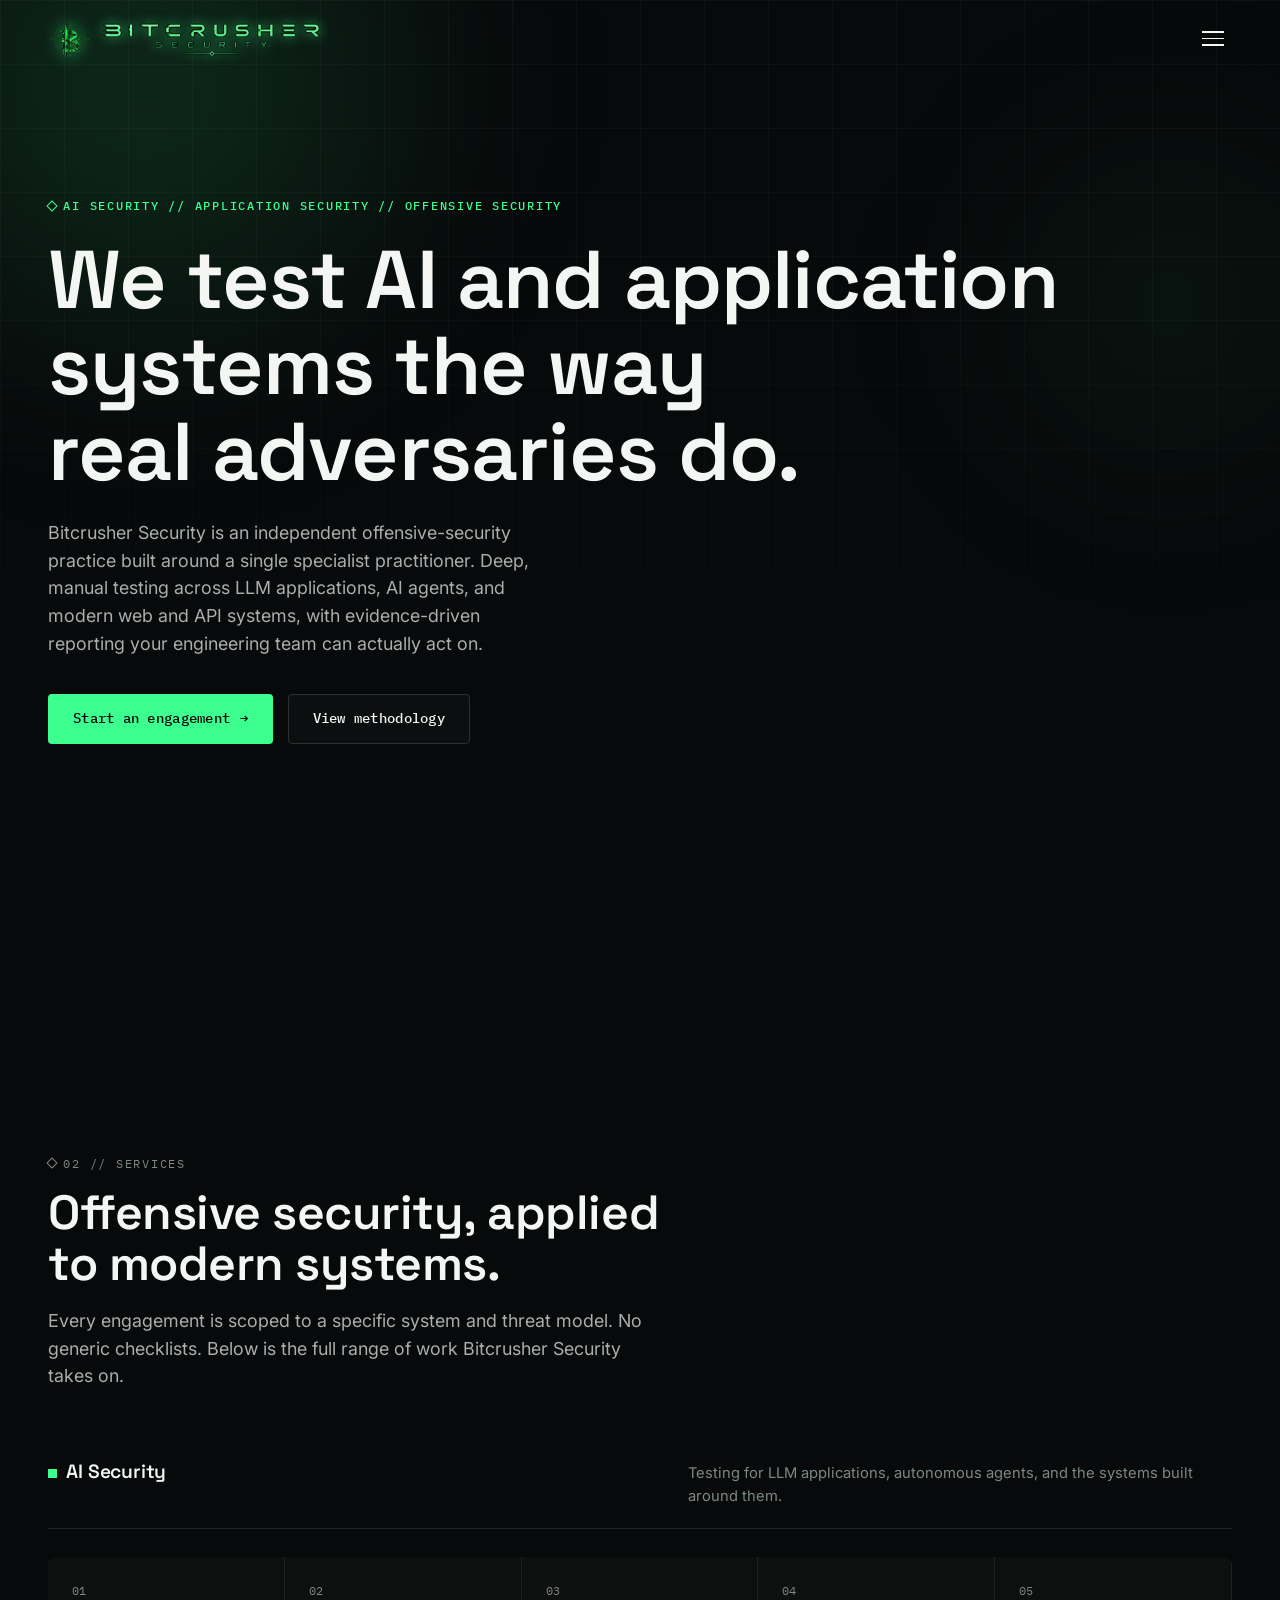
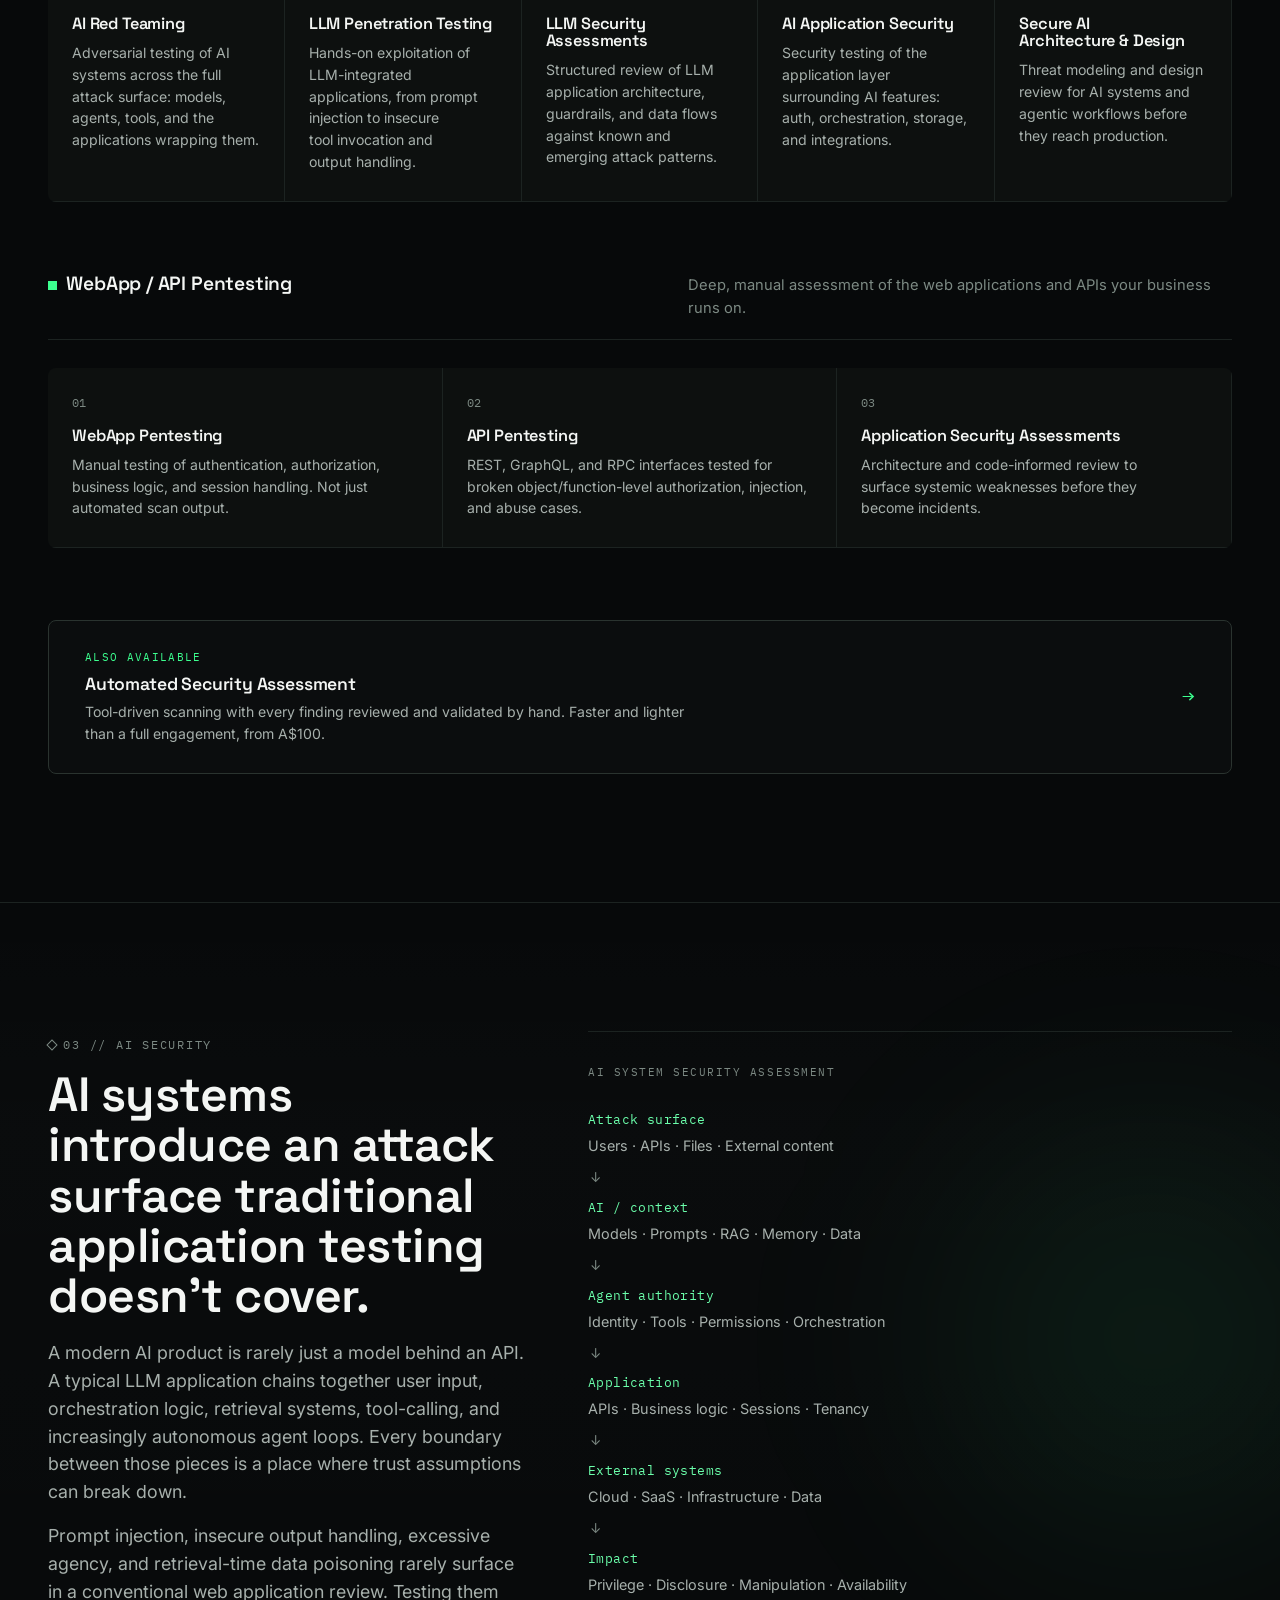
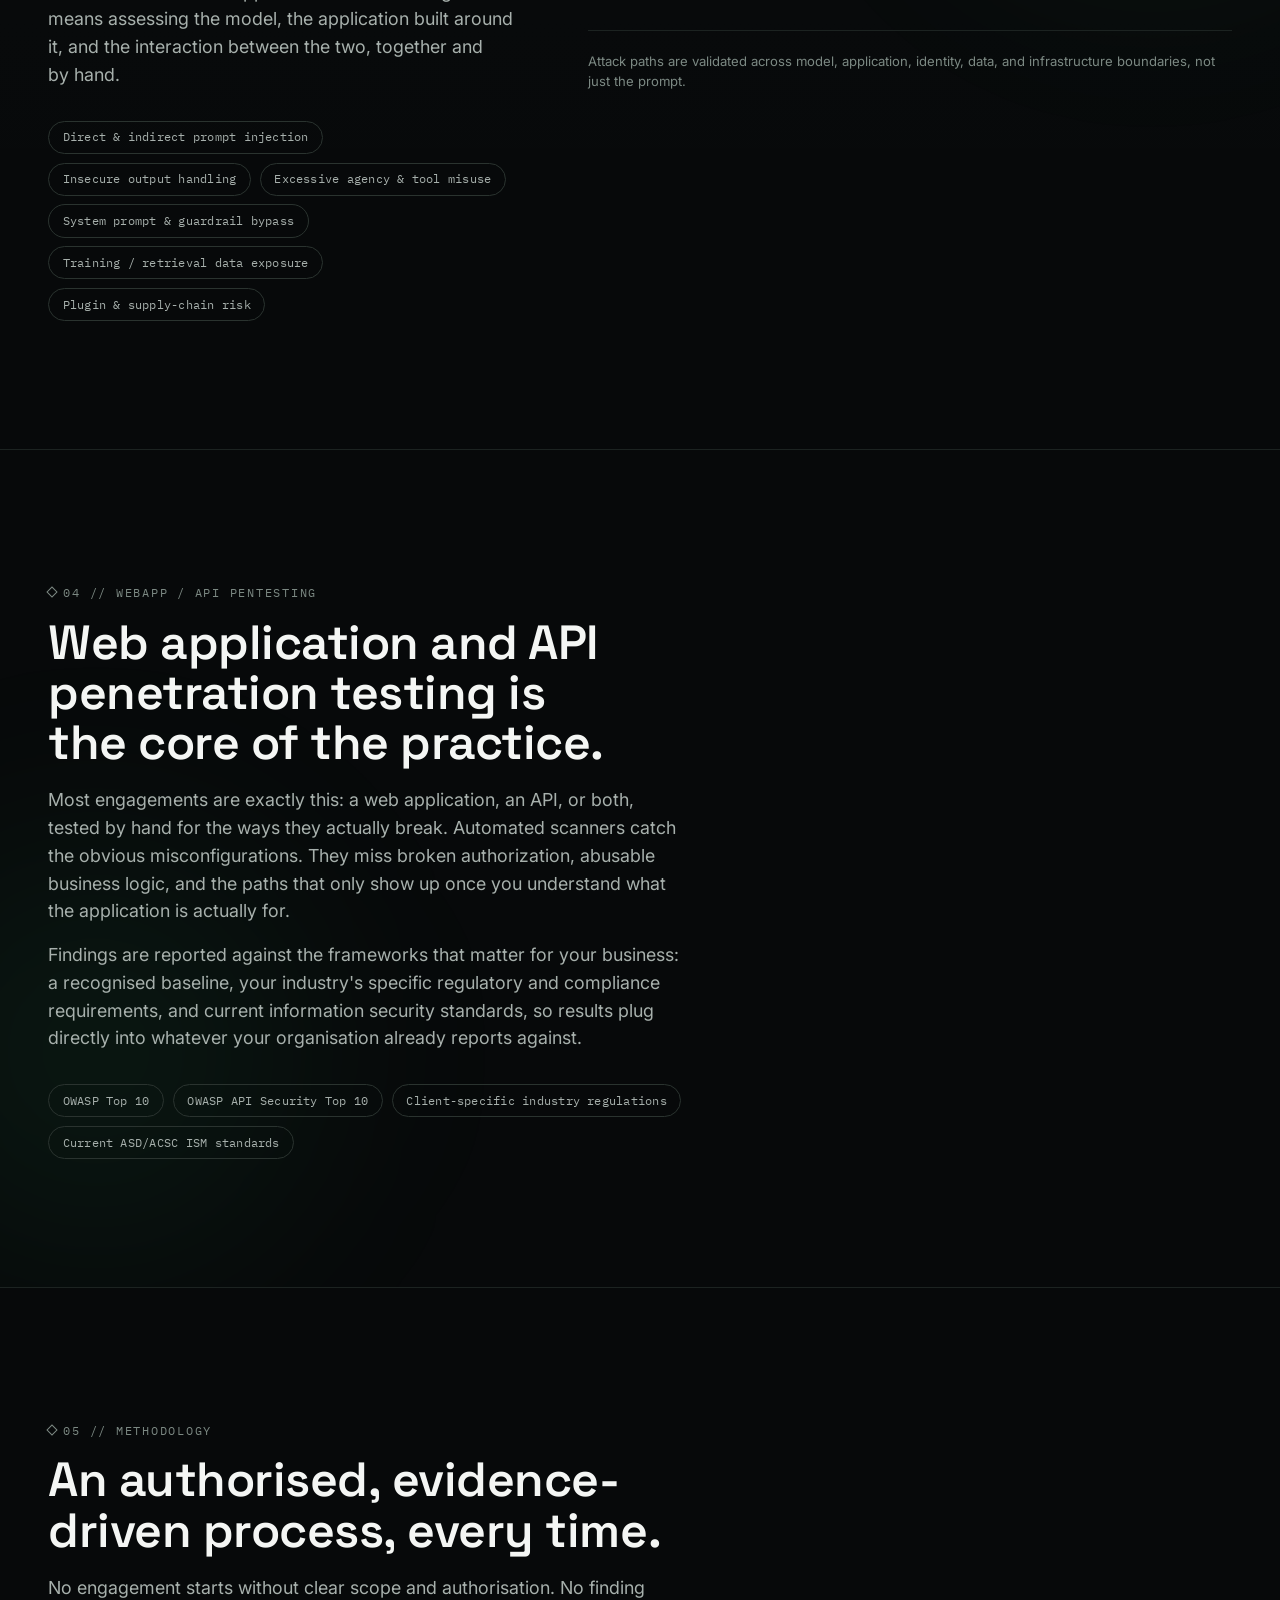
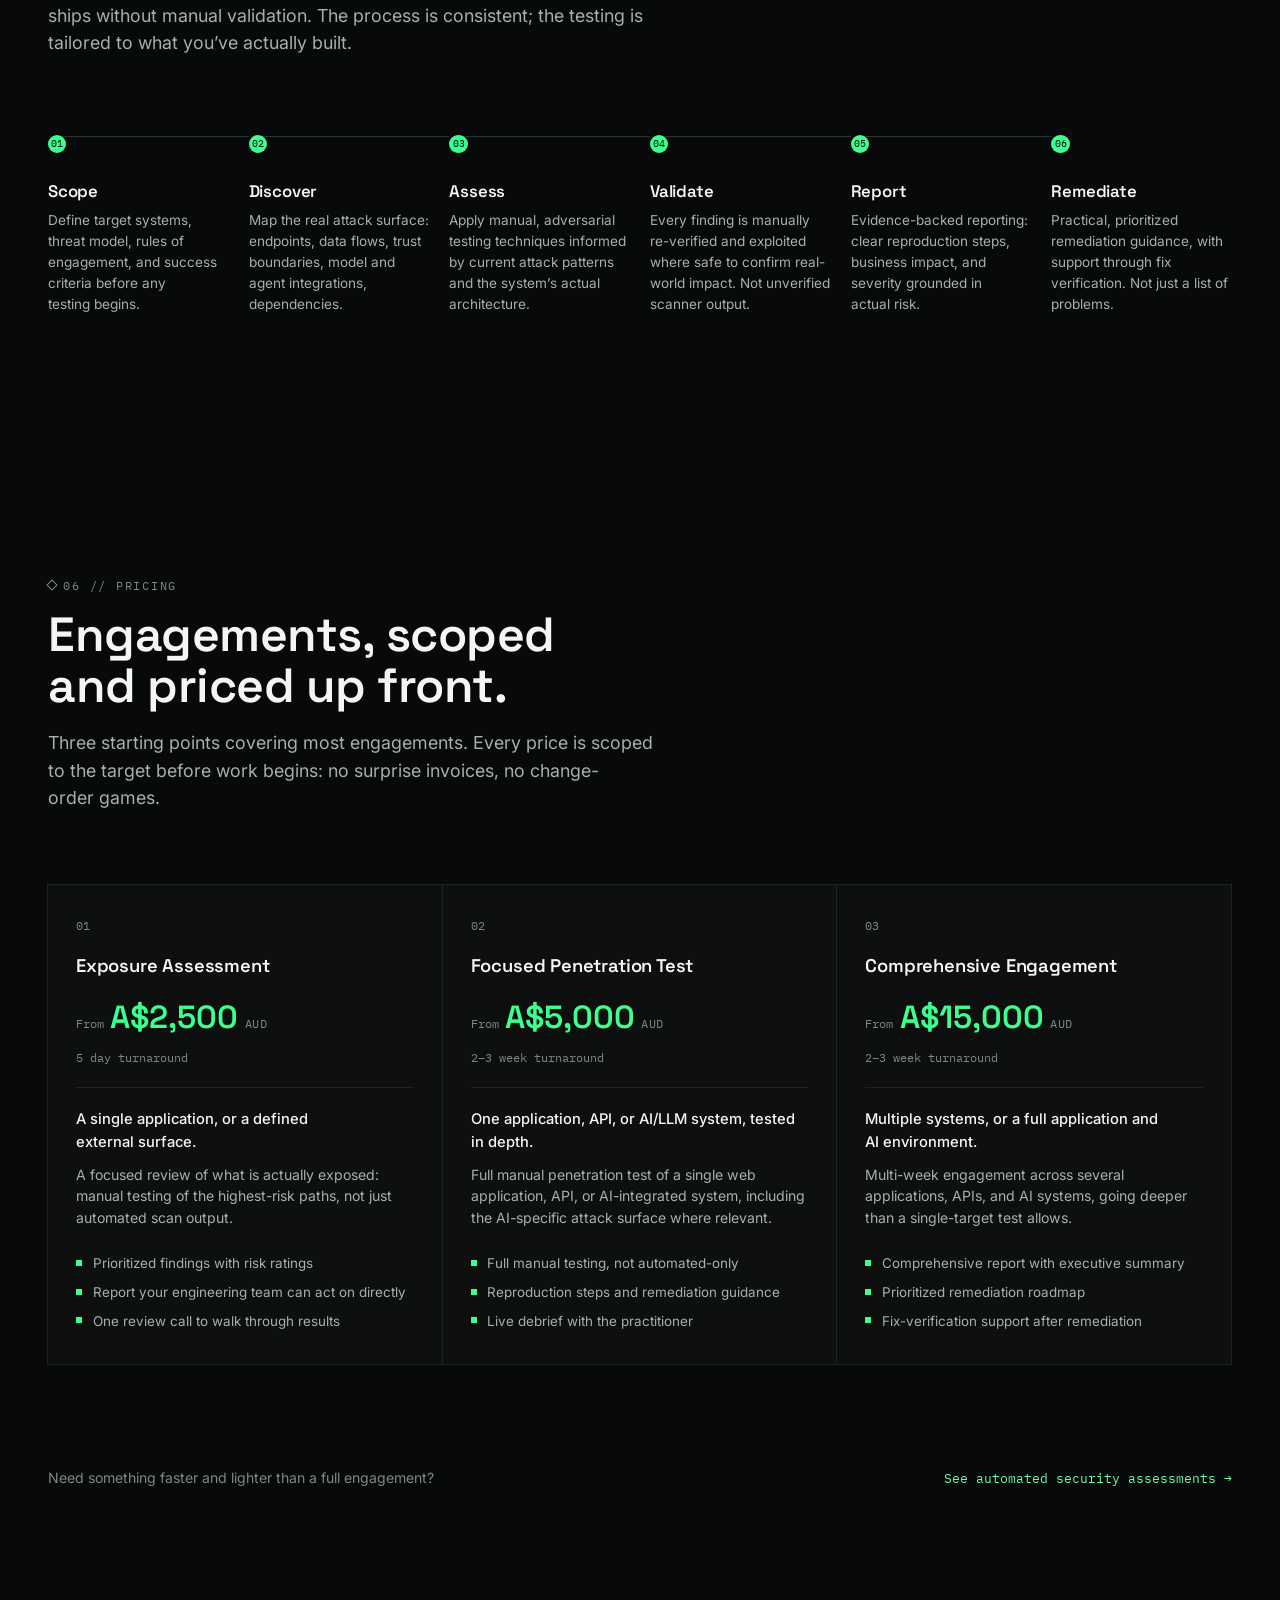
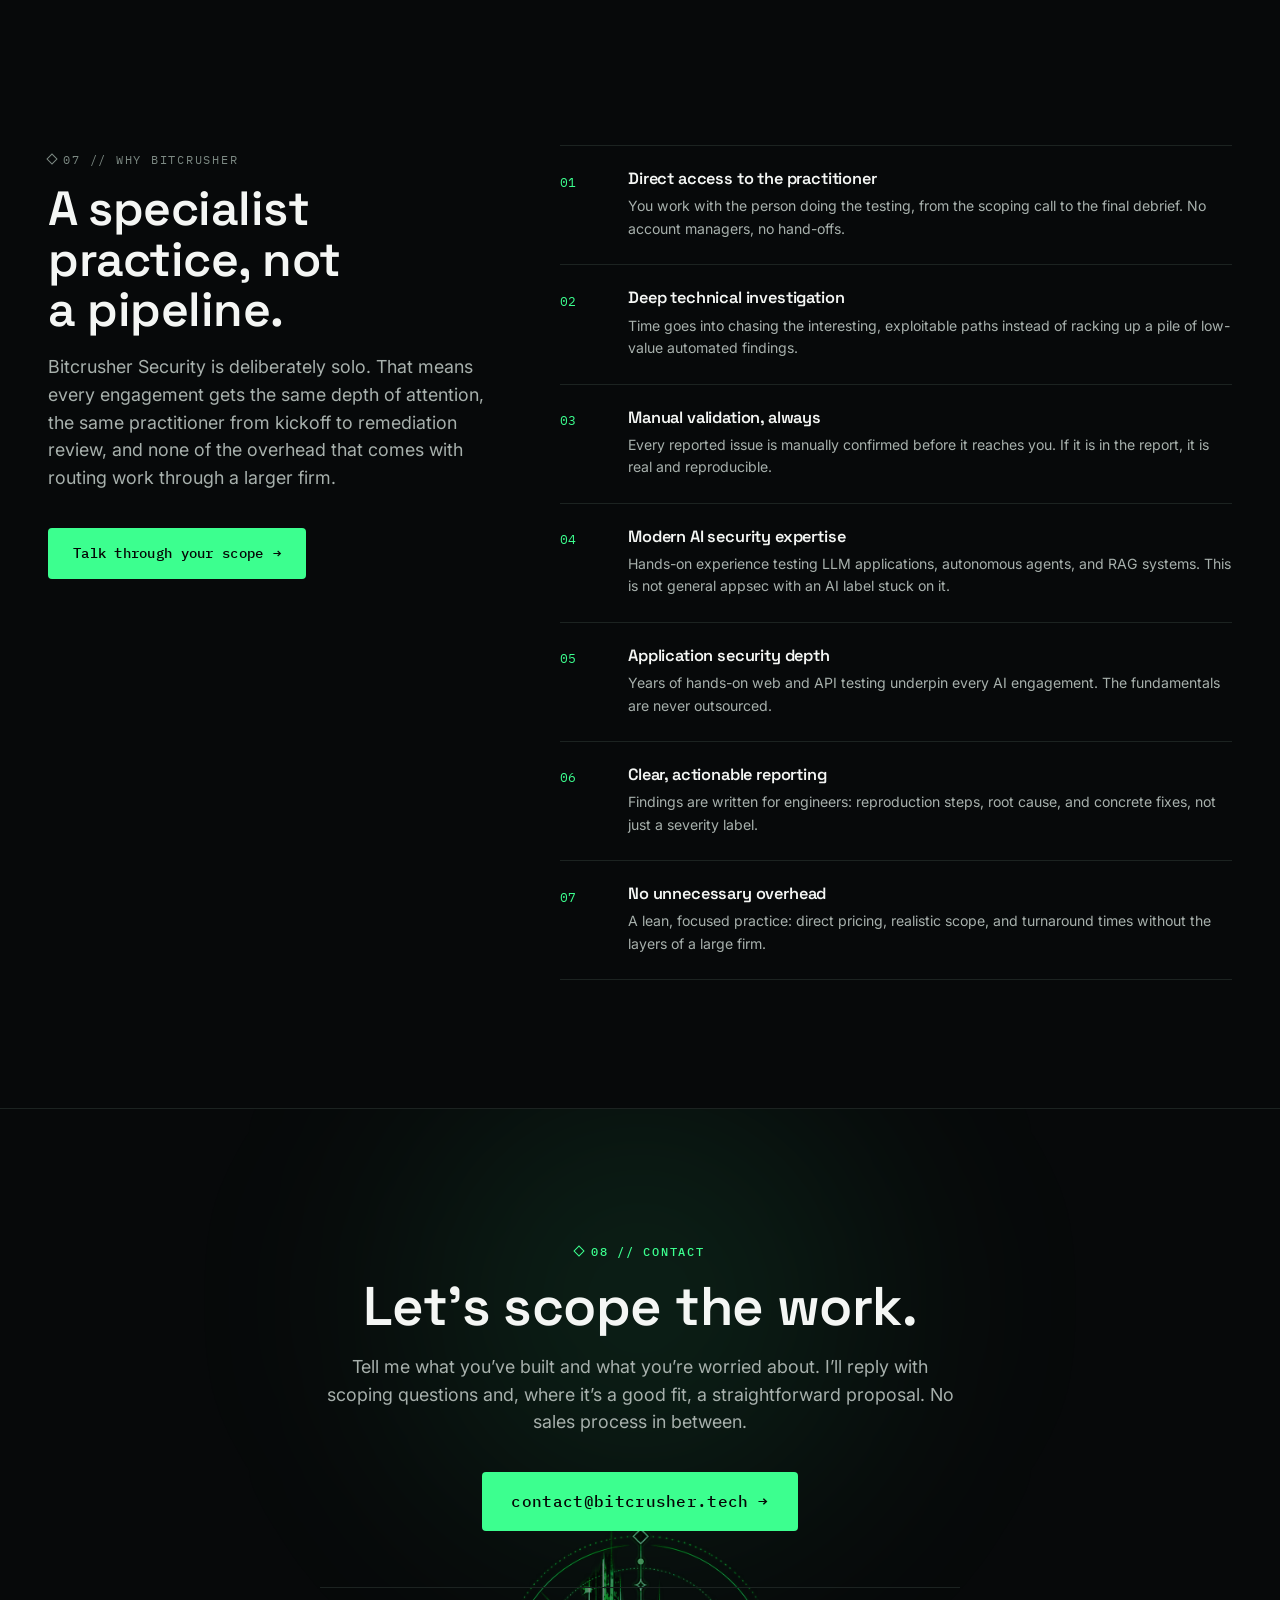
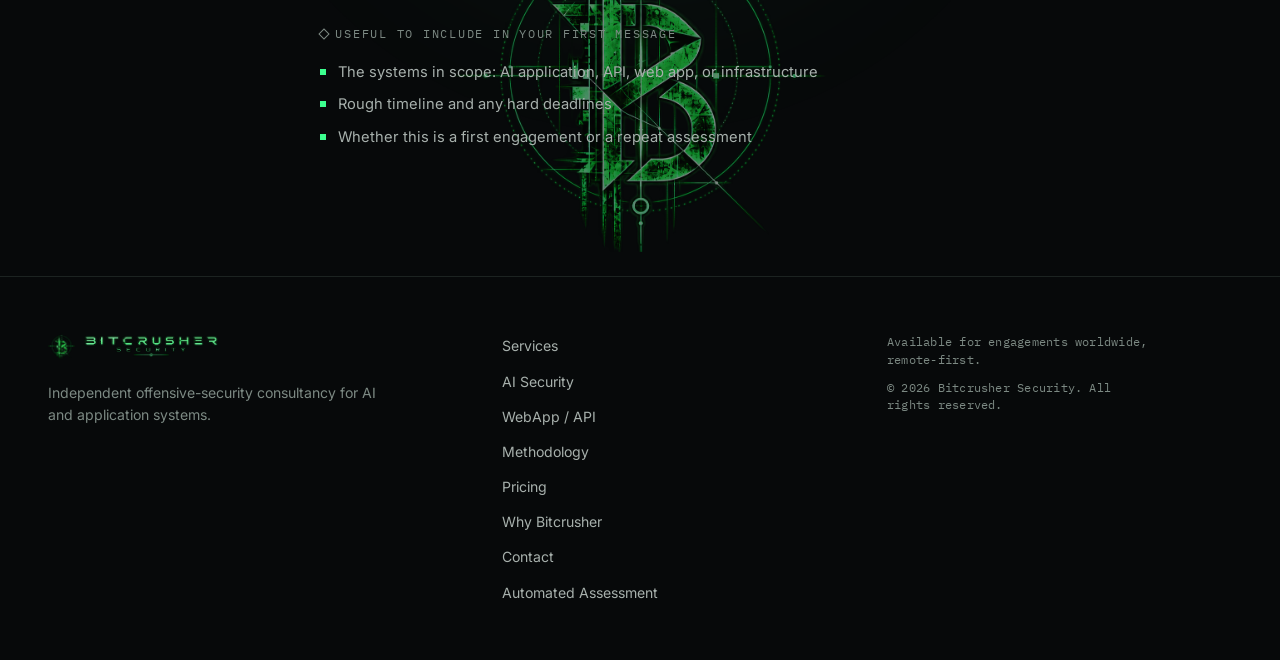
<file: index.html>
<!DOCTYPE html><html lang="en"> <head><meta charset="UTF-8"><meta name="viewport" content="width=device-width, initial-scale=1"><title>Bitcrusher Security | AI &amp; Application Offensive Security</title><meta name="description" content="Bitcrusher Security is an independent offensive-security consultancy specializing in AI red teaming, LLM security assessments, and web application and API penetration testing."><meta name="color-scheme" content="dark"><meta name="theme-color" content="#050706"><link rel="canonical" href="https://bitcrusher.tech/"><!-- Favicons --><link rel="icon" href="/favicon.svg" type="image/svg+xml"><link rel="icon" href="/favicon.ico" sizes="32x32"><link rel="apple-touch-icon" href="/apple-touch-icon.png"><link rel="manifest" href="/site.webmanifest"><!-- Open Graph --><meta property="og:type" content="website"><meta property="og:site_name" content="Bitcrusher Security"><meta property="og:title" content="Bitcrusher Security | AI &amp; Application Offensive Security"><meta property="og:description" content="Bitcrusher Security is an independent offensive-security consultancy specializing in AI red teaming, LLM security assessments, and web application and API penetration testing."><meta property="og:url" content="https://bitcrusher.tech/"><meta property="og:image" content="https://bitcrusher.tech/og-image.png"><meta property="og:image:width" content="1200"><meta property="og:image:height" content="630"><meta property="og:locale" content="en_US"><!-- Twitter --><meta name="twitter:card" content="summary_large_image"><meta name="twitter:title" content="Bitcrusher Security | AI &amp; Application Offensive Security"><meta name="twitter:description" content="Bitcrusher Security is an independent offensive-security consultancy specializing in AI red teaming, LLM security assessments, and web application and API penetration testing."><meta name="twitter:image" content="https://bitcrusher.tech/og-image.png"><!-- Fonts --><link rel="preconnect" href="https://fonts.googleapis.com"><link rel="preconnect" href="https://fonts.gstatic.com" crossorigin><link rel="stylesheet" href="https://fonts.googleapis.com/css2?family=Space+Grotesk:wght@500;600;700&family=Inter:opsz,wght@14..32,400;14..32,500;14..32,600&family=IBM+Plex+Mono:wght@400;500;600&display=swap"><!-- Structured data --><script type="application/ld+json">{"@context":"https://schema.org","@type":"ProfessionalService","name":"Bitcrusher Security","description":"Bitcrusher Security is an independent offensive-security consultancy specializing in AI red teaming, LLM security assessments, and web application and API penetration testing.","url":"https://bitcrusher.tech/","image":"https://bitcrusher.tech/og-image.png","priceRange":"A$100-A$15,000+","areaServed":"Worldwide","serviceType":["AI red teaming","LLM penetration testing","LLM security assessment","AI application security","Web application penetration testing","API penetration testing"]}</script><link rel="stylesheet" href="/_astro/Footer.JUEZDsbo.css"><link rel="stylesheet" href="/_astro/index.CHAW2Zla.css"></head> <body> <a class="skip-link" href="#main">Skip to content</a>  <header class="site-header" id="site-header" data-astro-cid-wpvy4v7s> <div class="container site-header__inner" data-astro-cid-wpvy4v7s> <a class="brand" href="#top" aria-label="Bitcrusher Security home" data-astro-cid-wpvy4v7s> <img class="brand__glyph" src="/brand-glyph.png" alt="" aria-hidden="true" width="332" height="489" data-astro-cid-wpvy4v7s> <img class="brand__wordmark" src="/brand-wordmark.png" alt="" aria-hidden="true" width="508" height="86" data-astro-cid-wpvy4v7s> </a> <nav class="site-nav" aria-label="Primary" data-astro-cid-wpvy4v7s> <ul data-astro-cid-wpvy4v7s> <li data-astro-cid-wpvy4v7s><a href="#services" data-astro-cid-wpvy4v7s>Services</a></li><li data-astro-cid-wpvy4v7s><a href="#ai-security" data-astro-cid-wpvy4v7s>AI Security</a></li><li data-astro-cid-wpvy4v7s><a href="#webapp-api" data-astro-cid-wpvy4v7s>WebApp / API</a></li><li data-astro-cid-wpvy4v7s><a href="#methodology" data-astro-cid-wpvy4v7s>Methodology</a></li><li data-astro-cid-wpvy4v7s><a href="#pricing" data-astro-cid-wpvy4v7s>Pricing</a></li><li data-astro-cid-wpvy4v7s><a href="#why" data-astro-cid-wpvy4v7s>Why Bitcrusher</a></li><li data-astro-cid-wpvy4v7s><a href="#contact" data-astro-cid-wpvy4v7s>Contact</a></li> </ul> </nav> <div class="site-header__actions" data-astro-cid-wpvy4v7s> <a class="btn btn-ghost" href="#contact" data-astro-cid-wpvy4v7s>
Start an engagement <span class="btn-arrow" aria-hidden="true" data-astro-cid-wpvy4v7s>→</span> </a> </div> <button class="nav-toggle" id="nav-toggle" type="button" aria-expanded="false" aria-controls="mobile-nav" data-astro-cid-wpvy4v7s> <span class="visually-hidden" data-astro-cid-wpvy4v7s>Toggle navigation menu</span> <span class="nav-toggle__bars" aria-hidden="true" data-astro-cid-wpvy4v7s> <span data-astro-cid-wpvy4v7s></span><span data-astro-cid-wpvy4v7s></span><span data-astro-cid-wpvy4v7s></span> </span> </button> </div> <nav class="mobile-nav" id="mobile-nav" aria-label="Mobile" data-state="closed" data-astro-cid-wpvy4v7s> <ul data-astro-cid-wpvy4v7s> <li data-astro-cid-wpvy4v7s><a href="#services" data-astro-cid-wpvy4v7s>Services</a></li><li data-astro-cid-wpvy4v7s><a href="#ai-security" data-astro-cid-wpvy4v7s>AI Security</a></li><li data-astro-cid-wpvy4v7s><a href="#webapp-api" data-astro-cid-wpvy4v7s>WebApp / API</a></li><li data-astro-cid-wpvy4v7s><a href="#methodology" data-astro-cid-wpvy4v7s>Methodology</a></li><li data-astro-cid-wpvy4v7s><a href="#pricing" data-astro-cid-wpvy4v7s>Pricing</a></li><li data-astro-cid-wpvy4v7s><a href="#why" data-astro-cid-wpvy4v7s>Why Bitcrusher</a></li><li data-astro-cid-wpvy4v7s><a href="#contact" data-astro-cid-wpvy4v7s>Contact</a></li> <li data-astro-cid-wpvy4v7s><a class="btn btn-primary" href="#contact" data-astro-cid-wpvy4v7s>Start an engagement</a></li> </ul> </nav> </header> <main id="main"> <section class="hero" id="top" data-astro-cid-ge2uvauf> <div class="hero__field grid-field" aria-hidden="true" data-astro-cid-ge2uvauf></div> <div class="glow hero__glow-a" aria-hidden="true" data-astro-cid-ge2uvauf></div> <div class="glow hero__glow-b" aria-hidden="true" data-astro-cid-ge2uvauf></div> <div class="container hero__inner" data-astro-cid-ge2uvauf> <p class="eyebrow" data-reveal data-astro-cid-ge2uvauf>AI SECURITY // APPLICATION SECURITY // OFFENSIVE SECURITY</p> <h1 class="hero__title" data-reveal style="--reveal-delay:80ms" data-astro-cid-ge2uvauf>
We test AI and application systems the way real adversaries do.
</h1> <p class="hero__lede" data-reveal style="--reveal-delay:160ms" data-astro-cid-ge2uvauf>
Bitcrusher Security is an independent offensive-security practice built around a single
      specialist practitioner. Deep, manual testing across LLM applications, AI agents, and
      modern web and API systems, with evidence-driven reporting your engineering team can
      actually act on.
</p> <div class="hero__actions" data-reveal style="--reveal-delay:240ms" data-astro-cid-ge2uvauf> <a class="btn btn-primary" href="#contact" data-astro-cid-ge2uvauf>
Start an engagement <span class="btn-arrow" aria-hidden="true" data-astro-cid-ge2uvauf>→</span> </a> <a class="btn btn-ghost" href="#methodology" data-astro-cid-ge2uvauf>View methodology</a> </div> <dl class="hero__stats" data-reveal style="--reveal-delay:320ms" data-astro-cid-ge2uvauf> <div data-astro-cid-ge2uvauf> <dt data-astro-cid-ge2uvauf>Practitioner-led</dt> <dd data-astro-cid-ge2uvauf>Direct access, start to finish</dd> </div> <div data-astro-cid-ge2uvauf> <dt data-astro-cid-ge2uvauf>Manual-first</dt> <dd data-astro-cid-ge2uvauf>Validated findings, not scanner noise</dd> </div> <div data-astro-cid-ge2uvauf> <dt data-astro-cid-ge2uvauf>AI-native</dt> <dd data-astro-cid-ge2uvauf>LLMs, agents, RAG &amp; tool use</dd> </div> </dl> </div> </section> <section class="section services" id="services" data-astro-cid-lesv7jgp> <div class="container" data-astro-cid-lesv7jgp> <div class="section-head" data-reveal data-astro-cid-lesv7jgp> <p class="section-kicker" data-astro-cid-lesv7jgp>02 // Services</p> <h2 class="section-title" data-astro-cid-lesv7jgp>Offensive security, applied to modern systems.</h2> <p class="lede" data-astro-cid-lesv7jgp>
Every engagement is scoped to a specific system and threat model. No generic
        checklists. Below is the full range of work Bitcrusher Security takes on.
</p> </div> <div class="service-groups" data-astro-cid-lesv7jgp> <div class="service-group" data-reveal style="--reveal-delay:0ms" data-astro-cid-lesv7jgp> <div class="service-group__head" data-astro-cid-lesv7jgp> <h3 data-astro-cid-lesv7jgp>AI Security</h3> <p data-astro-cid-lesv7jgp>Testing for LLM applications, autonomous agents, and the systems built around them.</p> </div> <ul class="service-cards service-cards--tight" data-astro-cid-lesv7jgp> <li class="service-card" data-astro-cid-lesv7jgp> <span class="service-card__index mono" data-astro-cid-lesv7jgp>01</span> <h4 data-astro-cid-lesv7jgp>AI Red Teaming</h4> <p data-astro-cid-lesv7jgp>Adversarial testing of AI systems across the full attack surface: models, agents, tools, and the applications wrapping them.</p> </li><li class="service-card" data-astro-cid-lesv7jgp> <span class="service-card__index mono" data-astro-cid-lesv7jgp>02</span> <h4 data-astro-cid-lesv7jgp>LLM Penetration Testing</h4> <p data-astro-cid-lesv7jgp>Hands-on exploitation of LLM-integrated applications, from prompt injection to insecure tool invocation and output handling.</p> </li><li class="service-card" data-astro-cid-lesv7jgp> <span class="service-card__index mono" data-astro-cid-lesv7jgp>03</span> <h4 data-astro-cid-lesv7jgp>LLM Security Assessments</h4> <p data-astro-cid-lesv7jgp>Structured review of LLM application architecture, guardrails, and data flows against known and emerging attack patterns.</p> </li><li class="service-card" data-astro-cid-lesv7jgp> <span class="service-card__index mono" data-astro-cid-lesv7jgp>04</span> <h4 data-astro-cid-lesv7jgp>AI Application Security</h4> <p data-astro-cid-lesv7jgp>Security testing of the application layer surrounding AI features: auth, orchestration, storage, and integrations.</p> </li><li class="service-card" data-astro-cid-lesv7jgp> <span class="service-card__index mono" data-astro-cid-lesv7jgp>05</span> <h4 data-astro-cid-lesv7jgp>Secure AI Architecture &amp; Design</h4> <p data-astro-cid-lesv7jgp>Threat modeling and design review for AI systems and agentic workflows before they reach production.</p> </li> </ul> </div><div class="service-group" data-reveal style="--reveal-delay:90ms" data-astro-cid-lesv7jgp> <div class="service-group__head" data-astro-cid-lesv7jgp> <h3 data-astro-cid-lesv7jgp>WebApp / API Pentesting</h3> <p data-astro-cid-lesv7jgp>Deep, manual assessment of the web applications and APIs your business runs on.</p> </div> <ul class="service-cards" data-astro-cid-lesv7jgp> <li class="service-card" data-astro-cid-lesv7jgp> <span class="service-card__index mono" data-astro-cid-lesv7jgp>01</span> <h4 data-astro-cid-lesv7jgp>WebApp Pentesting</h4> <p data-astro-cid-lesv7jgp>Manual testing of authentication, authorization, business logic, and session handling. Not just automated scan output.</p> </li><li class="service-card" data-astro-cid-lesv7jgp> <span class="service-card__index mono" data-astro-cid-lesv7jgp>02</span> <h4 data-astro-cid-lesv7jgp>API Pentesting</h4> <p data-astro-cid-lesv7jgp>REST, GraphQL, and RPC interfaces tested for broken object/function-level authorization, injection, and abuse cases.</p> </li><li class="service-card" data-astro-cid-lesv7jgp> <span class="service-card__index mono" data-astro-cid-lesv7jgp>03</span> <h4 data-astro-cid-lesv7jgp>Application Security Assessments</h4> <p data-astro-cid-lesv7jgp>Architecture and code-informed review to surface systemic weaknesses before they become incidents.</p> </li> </ul> </div> </div> <a class="service-featured" href="/security-assessment" data-reveal data-astro-cid-lesv7jgp> <div data-astro-cid-lesv7jgp> <p class="service-featured__kicker mono" data-astro-cid-lesv7jgp>Also available</p> <h3 class="service-featured__title" data-astro-cid-lesv7jgp>Automated Security Assessment</h3> <p class="service-featured__desc" data-astro-cid-lesv7jgp>
Tool-driven scanning with every finding reviewed and validated by hand. Faster
          and lighter than a full engagement, from A$100.
</p> </div> <span class="service-featured__arrow" aria-hidden="true" data-astro-cid-lesv7jgp>→</span> </a> </div> </section> <section class="section ai-feature" id="ai-security" data-astro-cid-uhtav5f3> <div class="glow ai-feature__glow" aria-hidden="true" data-astro-cid-uhtav5f3></div> <div class="container" data-astro-cid-uhtav5f3> <div class="ai-feature__grid" data-astro-cid-uhtav5f3> <div class="ai-feature__copy" data-reveal data-astro-cid-uhtav5f3> <p class="section-kicker" data-astro-cid-uhtav5f3>03 // AI Security</p> <h2 class="section-title" data-astro-cid-uhtav5f3>
AI systems introduce an attack surface traditional application testing doesn't cover.
</h2> <p class="lede" data-astro-cid-uhtav5f3>
A modern AI product is rarely just a model behind an API. A typical LLM application
          chains together user input, orchestration logic, retrieval systems, tool-calling, and
          increasingly autonomous agent loops. Every boundary between those pieces is a place
          where trust assumptions can break down.
</p> <p class="lede" data-astro-cid-uhtav5f3>
Prompt injection, insecure output handling, excessive agency, and retrieval-time data
          poisoning rarely surface in a conventional web application review. Testing them means
          assessing the model, the application built around it, and the interaction between the
          two, together and by hand.
</p> <ul class="ai-feature__tags" data-astro-cid-uhtav5f3> <li data-astro-cid-uhtav5f3>Direct &amp; indirect prompt injection</li><li data-astro-cid-uhtav5f3>Insecure output handling</li><li data-astro-cid-uhtav5f3>Excessive agency &amp; tool misuse</li><li data-astro-cid-uhtav5f3>System prompt &amp; guardrail bypass</li><li data-astro-cid-uhtav5f3>Training / retrieval data exposure</li><li data-astro-cid-uhtav5f3>Plugin &amp; supply-chain risk</li> </ul> </div> <div class="flow-map" data-reveal style="--reveal-delay:120ms" data-astro-cid-uhtav5f3> <p class="flow-map__kicker mono" data-astro-cid-uhtav5f3>AI system security assessment</p>  <div class="flow-stage" data-astro-cid-uhtav5f3> <p class="flow-stage__label mono" data-astro-cid-uhtav5f3>Attack surface</p> <p class="flow-stage__items" data-astro-cid-uhtav5f3>Users · APIs · Files · External content</p> </div> <div class="flow-arrow" aria-hidden="true" data-astro-cid-uhtav5f3>↓</div>  <div class="flow-stage" data-astro-cid-uhtav5f3> <p class="flow-stage__label mono" data-astro-cid-uhtav5f3>AI / context</p> <p class="flow-stage__items" data-astro-cid-uhtav5f3>Models · Prompts · RAG · Memory · Data</p> </div> <div class="flow-arrow" aria-hidden="true" data-astro-cid-uhtav5f3>↓</div>  <div class="flow-stage" data-astro-cid-uhtav5f3> <p class="flow-stage__label mono" data-astro-cid-uhtav5f3>Agent authority</p> <p class="flow-stage__items" data-astro-cid-uhtav5f3>Identity · Tools · Permissions · Orchestration</p> </div> <div class="flow-arrow" aria-hidden="true" data-astro-cid-uhtav5f3>↓</div>  <div class="flow-stage" data-astro-cid-uhtav5f3> <p class="flow-stage__label mono" data-astro-cid-uhtav5f3>Application</p> <p class="flow-stage__items" data-astro-cid-uhtav5f3>APIs · Business logic · Sessions · Tenancy</p> </div> <div class="flow-arrow" aria-hidden="true" data-astro-cid-uhtav5f3>↓</div>  <div class="flow-stage" data-astro-cid-uhtav5f3> <p class="flow-stage__label mono" data-astro-cid-uhtav5f3>External systems</p> <p class="flow-stage__items" data-astro-cid-uhtav5f3>Cloud · SaaS · Infrastructure · Data</p> </div> <div class="flow-arrow" aria-hidden="true" data-astro-cid-uhtav5f3>↓</div>  <div class="flow-stage" data-astro-cid-uhtav5f3> <p class="flow-stage__label mono" data-astro-cid-uhtav5f3>Impact</p> <p class="flow-stage__items" data-astro-cid-uhtav5f3>Privilege · Disclosure · Manipulation · Availability</p> </div>   <p class="flow-caption" data-astro-cid-uhtav5f3>
Attack paths are validated across model, application, identity, data, and
          infrastructure boundaries, not just the prompt.
</p> </div> </div> </div> </section> <section class="section webapp-feature" id="webapp-api" data-astro-cid-4ozhmyga> <div class="glow webapp-feature__glow" aria-hidden="true" data-astro-cid-4ozhmyga></div> <div class="container" data-astro-cid-4ozhmyga> <div class="webapp-feature__copy" data-reveal data-astro-cid-4ozhmyga> <p class="section-kicker" data-astro-cid-4ozhmyga>04 // WebApp / API Pentesting</p> <h2 class="section-title" data-astro-cid-4ozhmyga>
Web application and API penetration testing is the core of the practice.
</h2> <p class="lede" data-astro-cid-4ozhmyga>
Most engagements are exactly this: a web application, an API, or both, tested by
        hand for the ways they actually break. Automated scanners catch the obvious
        misconfigurations. They miss broken authorization, abusable business logic, and the
        paths that only show up once you understand what the application is actually for.
</p> <p class="lede" data-astro-cid-4ozhmyga>
Findings are reported against the frameworks that matter for your business: a
        recognised baseline, your industry's specific regulatory and compliance
        requirements, and current information security standards, so results plug directly
        into whatever your organisation already reports against.
</p> <ul class="webapp-feature__tags" data-astro-cid-4ozhmyga> <li data-astro-cid-4ozhmyga>OWASP Top 10</li><li data-astro-cid-4ozhmyga>OWASP API Security Top 10</li><li data-astro-cid-4ozhmyga>Client-specific industry regulations</li><li data-astro-cid-4ozhmyga>Current ASD/ACSC ISM standards</li> </ul> </div> </div> </section> <section class="section methodology" id="methodology" data-astro-cid-abbizdaw> <div class="container" data-astro-cid-abbizdaw> <div class="section-head" data-reveal data-astro-cid-abbizdaw> <p class="section-kicker" data-astro-cid-abbizdaw>05 // Methodology</p> <h2 class="section-title" data-astro-cid-abbizdaw>An authorised, evidence-driven process, every time.</h2> <p class="lede" data-astro-cid-abbizdaw>
No engagement starts without clear scope and authorisation. No finding ships without
        manual validation. The process is consistent; the testing is tailored to what you’ve
        actually built.
</p> </div> <ol class="method-line" data-reveal style="--reveal-delay:100ms" data-astro-cid-abbizdaw> <li class="method-step" data-astro-cid-abbizdaw> <div class="method-step__marker" data-astro-cid-abbizdaw> <span class="method-step__num mono" data-astro-cid-abbizdaw>01</span> </div> <h3 data-astro-cid-abbizdaw>Scope</h3> <p data-astro-cid-abbizdaw>Define target systems, threat model, rules of engagement, and success criteria before any testing begins.</p> </li><li class="method-step" data-astro-cid-abbizdaw> <div class="method-step__marker" data-astro-cid-abbizdaw> <span class="method-step__num mono" data-astro-cid-abbizdaw>02</span> </div> <h3 data-astro-cid-abbizdaw>Discover</h3> <p data-astro-cid-abbizdaw>Map the real attack surface: endpoints, data flows, trust boundaries, model and agent integrations, dependencies.</p> </li><li class="method-step" data-astro-cid-abbizdaw> <div class="method-step__marker" data-astro-cid-abbizdaw> <span class="method-step__num mono" data-astro-cid-abbizdaw>03</span> </div> <h3 data-astro-cid-abbizdaw>Assess</h3> <p data-astro-cid-abbizdaw>Apply manual, adversarial testing techniques informed by current attack patterns and the system’s actual architecture.</p> </li><li class="method-step" data-astro-cid-abbizdaw> <div class="method-step__marker" data-astro-cid-abbizdaw> <span class="method-step__num mono" data-astro-cid-abbizdaw>04</span> </div> <h3 data-astro-cid-abbizdaw>Validate</h3> <p data-astro-cid-abbizdaw>Every finding is manually re-verified and exploited where safe to confirm real-world impact. Not unverified scanner output.</p> </li><li class="method-step" data-astro-cid-abbizdaw> <div class="method-step__marker" data-astro-cid-abbizdaw> <span class="method-step__num mono" data-astro-cid-abbizdaw>05</span> </div> <h3 data-astro-cid-abbizdaw>Report</h3> <p data-astro-cid-abbizdaw>Evidence-backed reporting: clear reproduction steps, business impact, and severity grounded in actual risk.</p> </li><li class="method-step" data-astro-cid-abbizdaw> <div class="method-step__marker" data-astro-cid-abbizdaw> <span class="method-step__num mono" data-astro-cid-abbizdaw>06</span> </div> <h3 data-astro-cid-abbizdaw>Remediate</h3> <p data-astro-cid-abbizdaw>Practical, prioritized remediation guidance, with support through fix verification. Not just a list of problems.</p> </li> </ol> </div> </section> <section class="section pricing" id="pricing" data-astro-cid-htruwgye> <div class="container" data-astro-cid-htruwgye> <div class="section-head" data-reveal data-astro-cid-htruwgye> <p class="section-kicker" data-astro-cid-htruwgye>06 // Pricing</p> <h2 class="section-title" data-astro-cid-htruwgye>Engagements, scoped and priced up front.</h2> <p class="lede" data-astro-cid-htruwgye>
Three starting points covering most engagements. Every price is scoped to the
        target before work begins: no surprise invoices, no change-order games.
</p> </div> <div class="pricing-grid" data-astro-cid-htruwgye> <div class="pricing-card" data-reveal style="--reveal-delay:0ms" data-astro-cid-htruwgye> <span class="pricing-card__index mono" data-astro-cid-htruwgye>01</span> <h3 class="pricing-card__name" data-astro-cid-htruwgye>Exposure Assessment</h3> <p class="pricing-card__price" data-astro-cid-htruwgye> <span class="pricing-card__price-label mono" data-astro-cid-htruwgye>From</span> <span class="pricing-card__price-amount" data-astro-cid-htruwgye>A$2,500</span> <span class="pricing-card__price-currency mono" data-astro-cid-htruwgye>AUD</span> </p> <p class="pricing-card__turnaround mono" data-astro-cid-htruwgye>5 day turnaround</p> <p class="pricing-card__scope" data-astro-cid-htruwgye>A single application, or a defined external surface.</p> <p class="pricing-card__desc" data-astro-cid-htruwgye>A focused review of what is actually exposed: manual testing of the highest-risk paths, not just automated scan output.</p> <ul class="pricing-card__includes" data-astro-cid-htruwgye> <li data-astro-cid-htruwgye>Prioritized findings with risk ratings</li><li data-astro-cid-htruwgye>Report your engineering team can act on directly</li><li data-astro-cid-htruwgye>One review call to walk through results</li> </ul> </div><div class="pricing-card" data-reveal style="--reveal-delay:90ms" data-astro-cid-htruwgye> <span class="pricing-card__index mono" data-astro-cid-htruwgye>02</span> <h3 class="pricing-card__name" data-astro-cid-htruwgye>Focused Penetration Test</h3> <p class="pricing-card__price" data-astro-cid-htruwgye> <span class="pricing-card__price-label mono" data-astro-cid-htruwgye>From</span> <span class="pricing-card__price-amount" data-astro-cid-htruwgye>A$5,000</span> <span class="pricing-card__price-currency mono" data-astro-cid-htruwgye>AUD</span> </p> <p class="pricing-card__turnaround mono" data-astro-cid-htruwgye>2–3 week turnaround</p> <p class="pricing-card__scope" data-astro-cid-htruwgye>One application, API, or AI/LLM system, tested in depth.</p> <p class="pricing-card__desc" data-astro-cid-htruwgye>Full manual penetration test of a single web application, API, or AI-integrated system, including the AI-specific attack surface where relevant.</p> <ul class="pricing-card__includes" data-astro-cid-htruwgye> <li data-astro-cid-htruwgye>Full manual testing, not automated-only</li><li data-astro-cid-htruwgye>Reproduction steps and remediation guidance</li><li data-astro-cid-htruwgye>Live debrief with the practitioner</li> </ul> </div><div class="pricing-card" data-reveal style="--reveal-delay:180ms" data-astro-cid-htruwgye> <span class="pricing-card__index mono" data-astro-cid-htruwgye>03</span> <h3 class="pricing-card__name" data-astro-cid-htruwgye>Comprehensive Engagement</h3> <p class="pricing-card__price" data-astro-cid-htruwgye> <span class="pricing-card__price-label mono" data-astro-cid-htruwgye>From</span> <span class="pricing-card__price-amount" data-astro-cid-htruwgye>A$15,000</span> <span class="pricing-card__price-currency mono" data-astro-cid-htruwgye>AUD</span> </p> <p class="pricing-card__turnaround mono" data-astro-cid-htruwgye>2–3 week turnaround</p> <p class="pricing-card__scope" data-astro-cid-htruwgye>Multiple systems, or a full application and AI environment.</p> <p class="pricing-card__desc" data-astro-cid-htruwgye>Multi-week engagement across several applications, APIs, and AI systems, going deeper than a single-target test allows.</p> <ul class="pricing-card__includes" data-astro-cid-htruwgye> <li data-astro-cid-htruwgye>Comprehensive report with executive summary</li><li data-astro-cid-htruwgye>Prioritized remediation roadmap</li><li data-astro-cid-htruwgye>Fix-verification support after remediation</li> </ul> </div> </div> <p class="pricing-note" data-reveal data-astro-cid-htruwgye>
Every engagement outside these shapes gets a custom quote after a scoping call.
<a href="#contact" data-astro-cid-htruwgye>Not sure which fits? Let’s scope it together →</a> </p> <p class="pricing-note pricing-note--secondary" data-reveal data-astro-cid-htruwgye>
Need something faster and lighter than a full engagement?
<a href="/security-assessment" data-astro-cid-htruwgye>See automated security assessments →</a> </p> </div> </section> <section class="section why" id="why" data-astro-cid-tbvw4kn2> <div class="container why__grid" data-astro-cid-tbvw4kn2> <div class="why__copy" data-reveal data-astro-cid-tbvw4kn2> <p class="section-kicker" data-astro-cid-tbvw4kn2>07 // Why Bitcrusher</p> <h2 class="section-title" data-astro-cid-tbvw4kn2>A specialist practice, not a pipeline.</h2> <p class="lede" data-astro-cid-tbvw4kn2>
Bitcrusher Security is deliberately solo. That means every engagement gets the same
        depth of attention, the same practitioner from kickoff to remediation review, and none of
        the overhead that comes with routing work through a larger firm.
</p> <a class="btn btn-primary" href="#contact" data-astro-cid-tbvw4kn2>
Talk through your scope <span class="btn-arrow" aria-hidden="true" data-astro-cid-tbvw4kn2>→</span> </a> </div> <ul class="why__list" data-reveal style="--reveal-delay:120ms" data-astro-cid-tbvw4kn2> <li class="why__item" data-astro-cid-tbvw4kn2> <span class="why__index mono" data-astro-cid-tbvw4kn2>01</span> <div data-astro-cid-tbvw4kn2> <h3 data-astro-cid-tbvw4kn2>Direct access to the practitioner</h3> <p data-astro-cid-tbvw4kn2>You work with the person doing the testing, from the scoping call to the final debrief. No account managers, no hand-offs.</p> </div> </li><li class="why__item" data-astro-cid-tbvw4kn2> <span class="why__index mono" data-astro-cid-tbvw4kn2>02</span> <div data-astro-cid-tbvw4kn2> <h3 data-astro-cid-tbvw4kn2>Deep technical investigation</h3> <p data-astro-cid-tbvw4kn2>Time goes into chasing the interesting, exploitable paths instead of racking up a pile of low-value automated findings.</p> </div> </li><li class="why__item" data-astro-cid-tbvw4kn2> <span class="why__index mono" data-astro-cid-tbvw4kn2>03</span> <div data-astro-cid-tbvw4kn2> <h3 data-astro-cid-tbvw4kn2>Manual validation, always</h3> <p data-astro-cid-tbvw4kn2>Every reported issue is manually confirmed before it reaches you. If it is in the report, it is real and reproducible.</p> </div> </li><li class="why__item" data-astro-cid-tbvw4kn2> <span class="why__index mono" data-astro-cid-tbvw4kn2>04</span> <div data-astro-cid-tbvw4kn2> <h3 data-astro-cid-tbvw4kn2>Modern AI security expertise</h3> <p data-astro-cid-tbvw4kn2>Hands-on experience testing LLM applications, autonomous agents, and RAG systems. This is not general appsec with an AI label stuck on it.</p> </div> </li><li class="why__item" data-astro-cid-tbvw4kn2> <span class="why__index mono" data-astro-cid-tbvw4kn2>05</span> <div data-astro-cid-tbvw4kn2> <h3 data-astro-cid-tbvw4kn2>Application security depth</h3> <p data-astro-cid-tbvw4kn2>Years of hands-on web and API testing underpin every AI engagement. The fundamentals are never outsourced.</p> </div> </li><li class="why__item" data-astro-cid-tbvw4kn2> <span class="why__index mono" data-astro-cid-tbvw4kn2>06</span> <div data-astro-cid-tbvw4kn2> <h3 data-astro-cid-tbvw4kn2>Clear, actionable reporting</h3> <p data-astro-cid-tbvw4kn2>Findings are written for engineers: reproduction steps, root cause, and concrete fixes, not just a severity label.</p> </div> </li><li class="why__item" data-astro-cid-tbvw4kn2> <span class="why__index mono" data-astro-cid-tbvw4kn2>07</span> <div data-astro-cid-tbvw4kn2> <h3 data-astro-cid-tbvw4kn2>No unnecessary overhead</h3> <p data-astro-cid-tbvw4kn2>A lean, focused practice: direct pricing, realistic scope, and turnaround times without the layers of a large firm.</p> </div> </li> </ul> </div> </section> <section class="section contact" id="contact" data-astro-cid-he3spzz3> <div class="glow contact__glow" aria-hidden="true" data-astro-cid-he3spzz3></div> <img class="contact__seal" src="/brand-glyph.png" alt="" aria-hidden="true" loading="lazy" width="332" height="489" data-astro-cid-he3spzz3> <div class="container contact__inner" data-astro-cid-he3spzz3> <div class="contact__copy" data-reveal data-astro-cid-he3spzz3> <p class="eyebrow" data-astro-cid-he3spzz3>08 // Contact</p> <h2 class="contact__title" data-astro-cid-he3spzz3>Let’s scope the work.</h2> <p class="lede" data-astro-cid-he3spzz3>
Tell me what you’ve built and what you’re worried about. I’ll reply with scoping
        questions and, where it’s a good fit, a straightforward proposal. No sales process in
        between.
</p> <a class="btn btn-primary contact__email-btn" href="mailto:contact@bitcrusher.tech" data-astro-cid-he3spzz3> contact@bitcrusher.tech <span class="btn-arrow" aria-hidden="true" data-astro-cid-he3spzz3>→</span> </a> <div class="contact__brief" data-astro-cid-he3spzz3> <p class="section-kicker" data-astro-cid-he3spzz3>Useful to include in your first message</p> <ul data-astro-cid-he3spzz3> <li data-astro-cid-he3spzz3>The systems in scope: AI application, API, web app, or infrastructure</li><li data-astro-cid-he3spzz3>Rough timeline and any hard deadlines</li><li data-astro-cid-he3spzz3>Whether this is a first engagement or a repeat assessment</li> </ul> </div> </div> </div> </section> </main> <footer class="site-footer" data-astro-cid-jo6i4kqk> <div class="container site-footer__inner" data-astro-cid-jo6i4kqk> <div class="site-footer__brand" data-astro-cid-jo6i4kqk> <a class="brand" href="#top" aria-label="Bitcrusher Security home" data-astro-cid-jo6i4kqk> <img class="brand__glyph" src="/brand-glyph.png" alt="" aria-hidden="true" width="893" height="846" data-astro-cid-jo6i4kqk> <img class="brand__wordmark" src="/brand-wordmark.png" alt="" aria-hidden="true" width="1189" height="195" data-astro-cid-jo6i4kqk> </a> <p class="site-footer__tagline" data-astro-cid-jo6i4kqk>
Independent offensive-security consultancy for AI and application systems.
</p> </div> <nav class="site-footer__nav" aria-label="Footer" data-astro-cid-jo6i4kqk> <ul data-astro-cid-jo6i4kqk> <li data-astro-cid-jo6i4kqk><a href="#services" data-astro-cid-jo6i4kqk>Services</a></li><li data-astro-cid-jo6i4kqk><a href="#ai-security" data-astro-cid-jo6i4kqk>AI Security</a></li><li data-astro-cid-jo6i4kqk><a href="#webapp-api" data-astro-cid-jo6i4kqk>WebApp / API</a></li><li data-astro-cid-jo6i4kqk><a href="#methodology" data-astro-cid-jo6i4kqk>Methodology</a></li><li data-astro-cid-jo6i4kqk><a href="#pricing" data-astro-cid-jo6i4kqk>Pricing</a></li><li data-astro-cid-jo6i4kqk><a href="#why" data-astro-cid-jo6i4kqk>Why Bitcrusher</a></li><li data-astro-cid-jo6i4kqk><a href="#contact" data-astro-cid-jo6i4kqk>Contact</a></li><li data-astro-cid-jo6i4kqk><a href="/security-assessment" data-astro-cid-jo6i4kqk>Automated Assessment</a></li> </ul> </nav> <div class="site-footer__meta" data-astro-cid-jo6i4kqk> <p class="mono" data-astro-cid-jo6i4kqk>Available for engagements worldwide, remote-first.</p> <p class="mono" data-astro-cid-jo6i4kqk>&copy; 2026 Bitcrusher Security. All rights reserved.</p> </div> </div> </footer> <script type="module" src="/_astro/index.astro_astro_type_script_index_0_lang.UZXTddaB.js"></script> </body> </html>
</file>
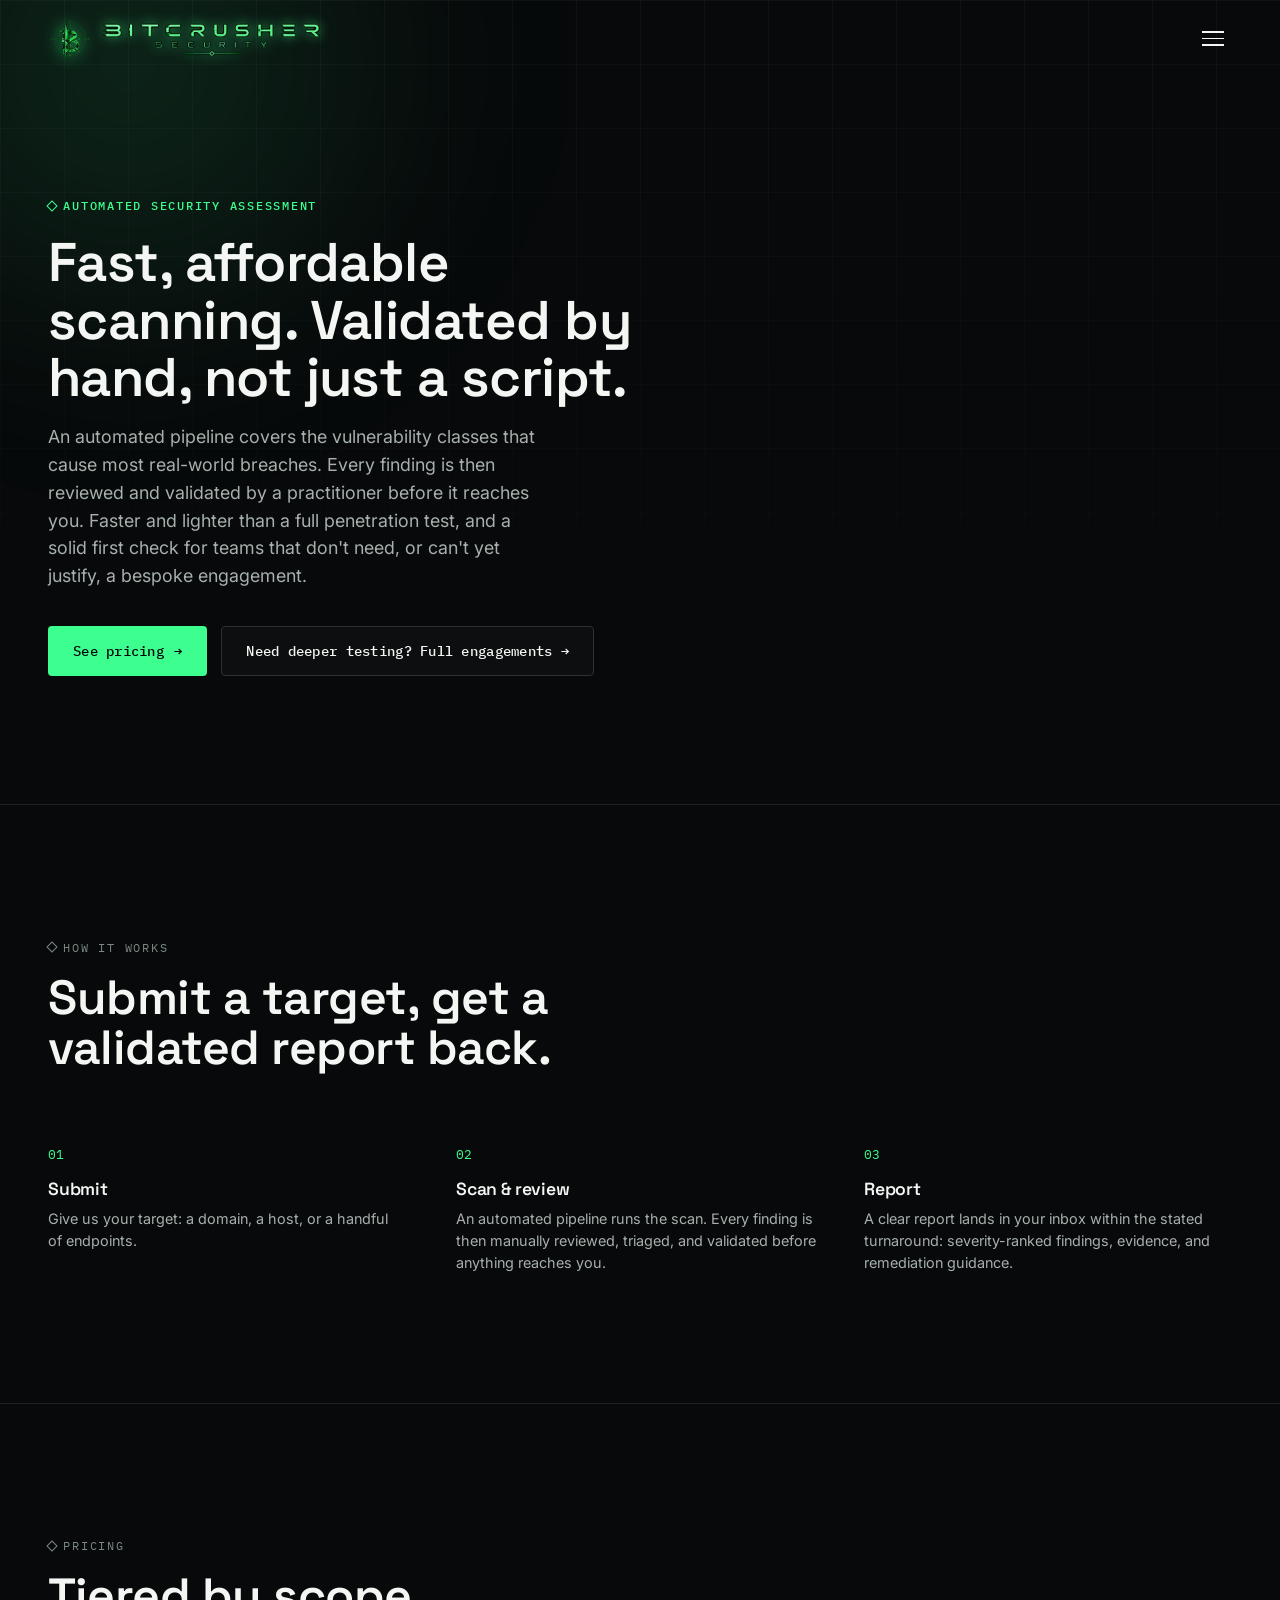
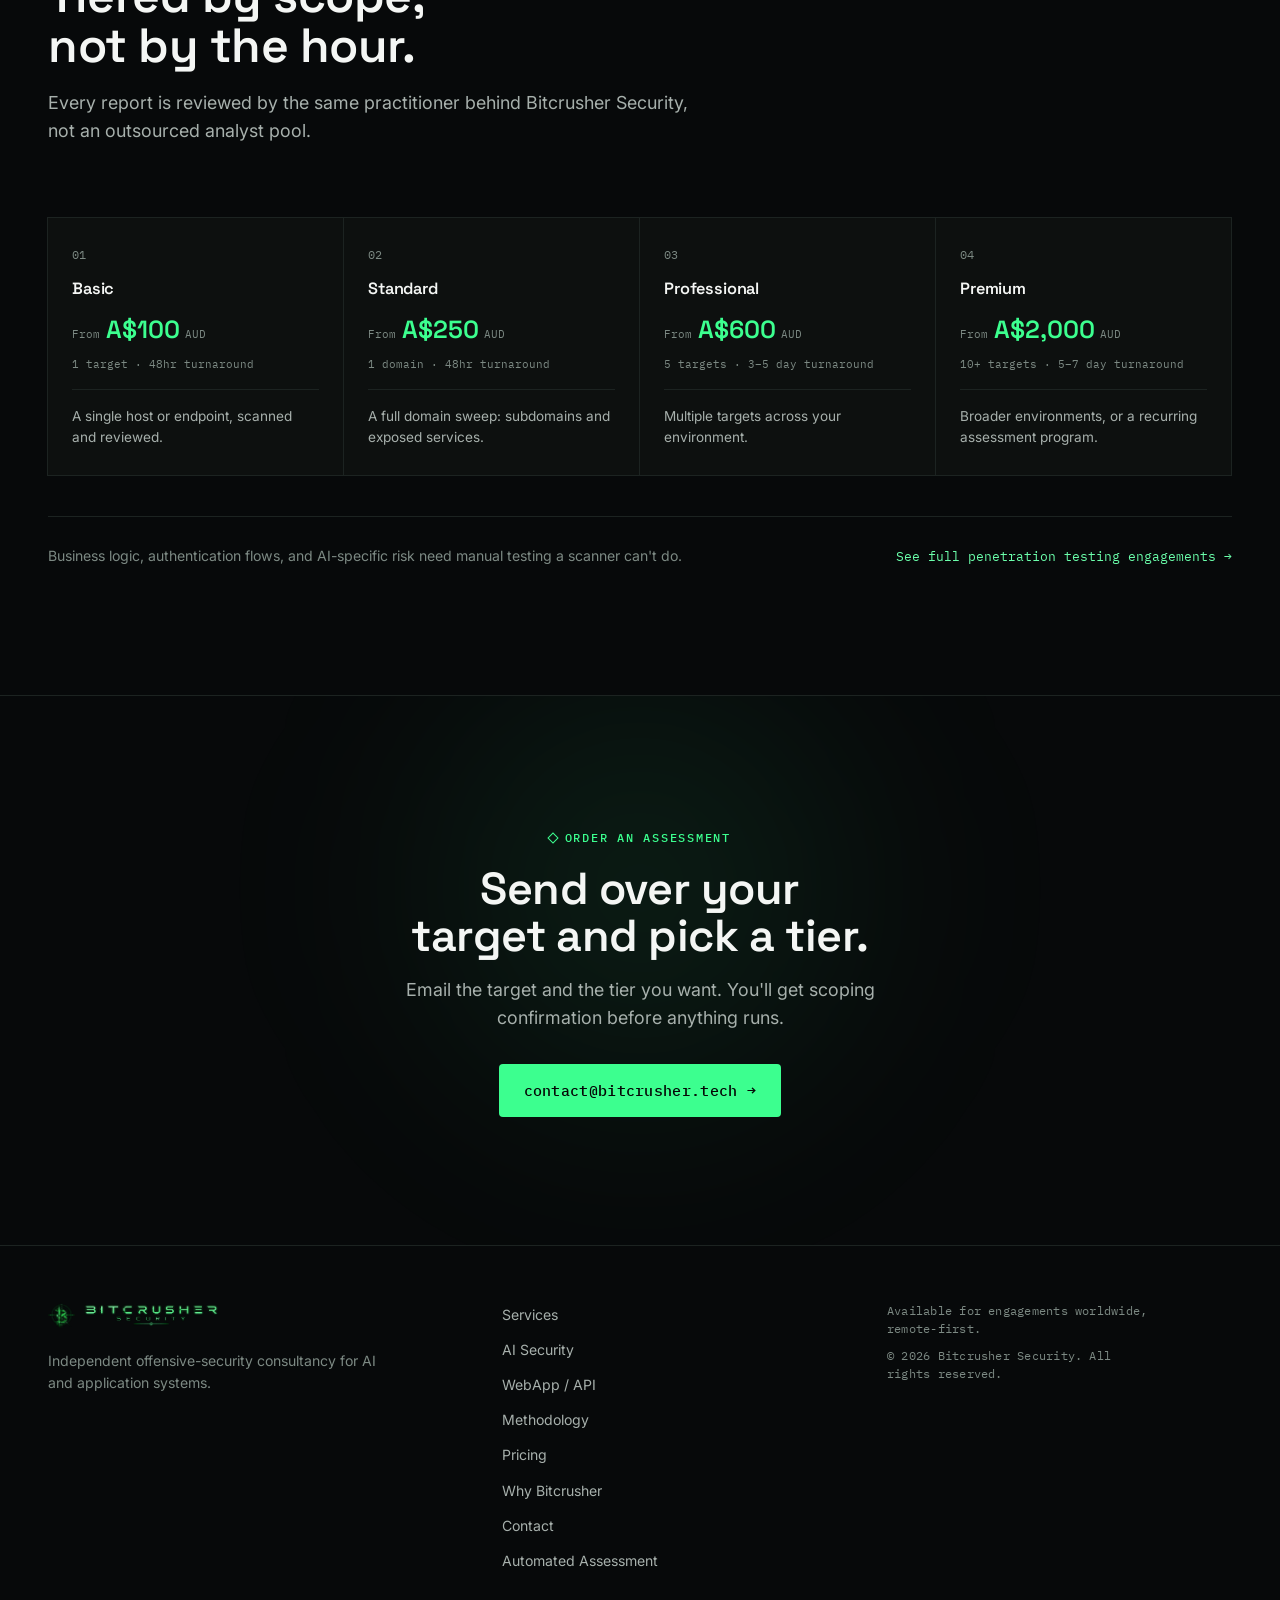
<file: security-assessment/index.html>
<!DOCTYPE html><html lang="en"> <head><meta charset="UTF-8"><meta name="viewport" content="width=device-width, initial-scale=1"><title>Automated Security Assessment | Bitcrusher Security</title><meta name="description" content="Fast, affordable security scanning with every finding reviewed and validated by a practitioner, not just a tool. Tiered pricing from A$100."><meta name="color-scheme" content="dark"><meta name="theme-color" content="#050706"><link rel="canonical" href="https://bitcrusher.tech/security-assessment/"><!-- Favicons --><link rel="icon" href="/favicon.svg" type="image/svg+xml"><link rel="icon" href="/favicon.ico" sizes="32x32"><link rel="apple-touch-icon" href="/apple-touch-icon.png"><link rel="manifest" href="/site.webmanifest"><!-- Open Graph --><meta property="og:type" content="website"><meta property="og:site_name" content="Bitcrusher Security"><meta property="og:title" content="Automated Security Assessment | Bitcrusher Security"><meta property="og:description" content="Fast, affordable security scanning with every finding reviewed and validated by a practitioner, not just a tool. Tiered pricing from A$100."><meta property="og:url" content="https://bitcrusher.tech/security-assessment/"><meta property="og:image" content="https://bitcrusher.tech/og-image.png"><meta property="og:image:width" content="1200"><meta property="og:image:height" content="630"><meta property="og:locale" content="en_US"><!-- Twitter --><meta name="twitter:card" content="summary_large_image"><meta name="twitter:title" content="Automated Security Assessment | Bitcrusher Security"><meta name="twitter:description" content="Fast, affordable security scanning with every finding reviewed and validated by a practitioner, not just a tool. Tiered pricing from A$100."><meta name="twitter:image" content="https://bitcrusher.tech/og-image.png"><!-- Fonts --><link rel="preconnect" href="https://fonts.googleapis.com"><link rel="preconnect" href="https://fonts.gstatic.com" crossorigin><link rel="stylesheet" href="https://fonts.googleapis.com/css2?family=Space+Grotesk:wght@500;600;700&family=Inter:opsz,wght@14..32,400;14..32,500;14..32,600&family=IBM+Plex+Mono:wght@400;500;600&display=swap"><!-- Structured data --><script type="application/ld+json">{"@context":"https://schema.org","@type":"ProfessionalService","name":"Bitcrusher Security","description":"Fast, affordable security scanning with every finding reviewed and validated by a practitioner, not just a tool. Tiered pricing from A$100.","url":"https://bitcrusher.tech/security-assessment/","image":"https://bitcrusher.tech/og-image.png","priceRange":"A$100-A$15,000+","areaServed":"Worldwide","serviceType":["AI red teaming","LLM penetration testing","LLM security assessment","AI application security","Web application penetration testing","API penetration testing"]}</script><link rel="stylesheet" href="/_astro/Footer.JUEZDsbo.css"><style>.aa-hero[data-astro-cid-kowonhtl]{padding-block:calc(var(--section-pad-y) + 4rem) var(--section-pad-y);position:relative;overflow:clip}.aa-hero__glow[data-astro-cid-kowonhtl]{background:radial-gradient(circle, rgba(var(--rgb-green), .14), transparent 70%);width:44rem;height:44rem;top:-18rem;left:-14rem}.aa-hero__title[data-astro-cid-kowonhtl]{max-width:24ch;margin-top:1.1rem;font-size:clamp(2.1rem,4.6vw,3.4rem)}.aa-hero__lede[data-astro-cid-kowonhtl]{max-width:46ch}.hero__actions[data-astro-cid-kowonhtl]{flex-wrap:wrap;gap:.9rem;margin-top:2.25rem;display:flex}.aa-steps[data-astro-cid-kowonhtl]{border-top:1px solid var(--color-border)}.aa-steps__list[data-astro-cid-kowonhtl]{grid-template-columns:repeat(3,minmax(0,1fr));gap:2.5rem;display:grid}.aa-step__num[data-astro-cid-kowonhtl]{color:var(--color-green);margin-bottom:.9rem;font-size:.8rem;display:block}.aa-step[data-astro-cid-kowonhtl] h3[data-astro-cid-kowonhtl]{font-size:1.1rem}.aa-step[data-astro-cid-kowonhtl] p[data-astro-cid-kowonhtl]{color:var(--color-text-muted);margin-top:.6rem;font-size:.9rem;line-height:1.55}.aa-pricing[data-astro-cid-kowonhtl]{border-top:1px solid var(--color-border)}.aa-grid[data-astro-cid-kowonhtl]{grid-template-columns:repeat(4,minmax(0,1fr));display:grid}.aa-card[data-astro-cid-kowonhtl]{border:1px solid var(--color-border);background:var(--color-bg-raised);transition:background var(--dur-fast) var(--ease-out), border-color var(--dur-fast) var(--ease-out);margin:0 0 0 -1px;padding:1.75rem 1.5rem;position:relative}.aa-card[data-astro-cid-kowonhtl]:hover{background:var(--color-bg-panel);border-color:rgba(var(--rgb-green), .35)}.aa-card__index[data-astro-cid-kowonhtl]{color:var(--color-text-faint);margin-bottom:1rem;font-size:.72rem;display:block}.aa-card__name[data-astro-cid-kowonhtl]{font-size:1.02rem}.aa-card__price[data-astro-cid-kowonhtl]{align-items:baseline;gap:.35rem;margin-top:.9rem;display:flex}.aa-card__price-label[data-astro-cid-kowonhtl]{color:var(--color-text-faint);font-size:.7rem}.aa-card__price-amount[data-astro-cid-kowonhtl]{font-family:var(--font-display);color:var(--color-green);font-size:1.55rem;font-weight:600}.aa-card__price-currency[data-astro-cid-kowonhtl]{color:var(--color-text-faint);font-size:.66rem}.aa-card__meta[data-astro-cid-kowonhtl]{color:var(--color-text-faint);margin-top:.4rem;font-size:.7rem}.aa-card__desc[data-astro-cid-kowonhtl]{border-top:1px solid var(--color-border);color:var(--color-text-muted);margin-top:1rem;padding-top:1rem;font-size:.85rem;line-height:1.5}.aa-note[data-astro-cid-kowonhtl]{border-top:1px solid var(--color-border);color:var(--color-text-faint);flex-wrap:wrap;justify-content:space-between;align-items:baseline;gap:1rem;margin-top:2.5rem;padding-top:1.75rem;font-size:.88rem;display:flex}.aa-note[data-astro-cid-kowonhtl] a[data-astro-cid-kowonhtl]{color:var(--color-green-strong);font-family:var(--font-mono);font-size:.84rem}.aa-contact[data-astro-cid-kowonhtl]{border-top:1px solid var(--color-border);position:relative;overflow:clip}.aa-contact__glow[data-astro-cid-kowonhtl]{background:radial-gradient(circle, rgba(var(--rgb-green), .1), transparent 70%);width:40rem;height:40rem;top:-8rem;left:50%;transform:translate(-50%)}.aa-contact__inner[data-astro-cid-kowonhtl]{text-align:center;justify-content:center;display:flex;position:relative}.aa-contact__inner[data-astro-cid-kowonhtl]>div[data-astro-cid-kowonhtl]{max-width:36rem}.aa-contact__inner[data-astro-cid-kowonhtl] .lede[data-astro-cid-kowonhtl]{margin-inline:auto}.aa-contact__title[data-astro-cid-kowonhtl]{margin-top:1rem;font-size:clamp(1.9rem,4vw,2.8rem)}.aa-contact__btn[data-astro-cid-kowonhtl]{margin-top:2rem;font-size:.95rem}@media (width<=900px){.aa-steps__list[data-astro-cid-kowonhtl]{grid-template-columns:1fr;gap:2rem}.aa-grid[data-astro-cid-kowonhtl]{grid-template-columns:repeat(2,minmax(0,1fr))}.aa-card[data-astro-cid-kowonhtl]{margin:-1px 0 0 -1px}}@media (width<=560px){.aa-grid[data-astro-cid-kowonhtl]{grid-template-columns:1fr}.aa-card[data-astro-cid-kowonhtl]{margin:-1px 0 0}}
</style></head> <body> <a class="skip-link" href="#main">Skip to content</a>  <header class="site-header" id="site-header" data-astro-cid-wpvy4v7s> <div class="container site-header__inner" data-astro-cid-wpvy4v7s> <a class="brand" href="/" aria-label="Bitcrusher Security home" data-astro-cid-wpvy4v7s> <img class="brand__glyph" src="/brand-glyph.png" alt="" aria-hidden="true" width="332" height="489" data-astro-cid-wpvy4v7s> <img class="brand__wordmark" src="/brand-wordmark.png" alt="" aria-hidden="true" width="508" height="86" data-astro-cid-wpvy4v7s> </a> <nav class="site-nav" aria-label="Primary" data-astro-cid-wpvy4v7s> <ul data-astro-cid-wpvy4v7s> <li data-astro-cid-wpvy4v7s><a href="/#services" data-astro-cid-wpvy4v7s>Services</a></li><li data-astro-cid-wpvy4v7s><a href="/#ai-security" data-astro-cid-wpvy4v7s>AI Security</a></li><li data-astro-cid-wpvy4v7s><a href="/#webapp-api" data-astro-cid-wpvy4v7s>WebApp / API</a></li><li data-astro-cid-wpvy4v7s><a href="/#methodology" data-astro-cid-wpvy4v7s>Methodology</a></li><li data-astro-cid-wpvy4v7s><a href="/#pricing" data-astro-cid-wpvy4v7s>Pricing</a></li><li data-astro-cid-wpvy4v7s><a href="/#why" data-astro-cid-wpvy4v7s>Why Bitcrusher</a></li><li data-astro-cid-wpvy4v7s><a href="/#contact" data-astro-cid-wpvy4v7s>Contact</a></li> </ul> </nav> <div class="site-header__actions" data-astro-cid-wpvy4v7s> <a class="btn btn-ghost" href="/#contact" data-astro-cid-wpvy4v7s>
Start an engagement <span class="btn-arrow" aria-hidden="true" data-astro-cid-wpvy4v7s>→</span> </a> </div> <button class="nav-toggle" id="nav-toggle" type="button" aria-expanded="false" aria-controls="mobile-nav" data-astro-cid-wpvy4v7s> <span class="visually-hidden" data-astro-cid-wpvy4v7s>Toggle navigation menu</span> <span class="nav-toggle__bars" aria-hidden="true" data-astro-cid-wpvy4v7s> <span data-astro-cid-wpvy4v7s></span><span data-astro-cid-wpvy4v7s></span><span data-astro-cid-wpvy4v7s></span> </span> </button> </div> <nav class="mobile-nav" id="mobile-nav" aria-label="Mobile" data-state="closed" data-astro-cid-wpvy4v7s> <ul data-astro-cid-wpvy4v7s> <li data-astro-cid-wpvy4v7s><a href="/#services" data-astro-cid-wpvy4v7s>Services</a></li><li data-astro-cid-wpvy4v7s><a href="/#ai-security" data-astro-cid-wpvy4v7s>AI Security</a></li><li data-astro-cid-wpvy4v7s><a href="/#webapp-api" data-astro-cid-wpvy4v7s>WebApp / API</a></li><li data-astro-cid-wpvy4v7s><a href="/#methodology" data-astro-cid-wpvy4v7s>Methodology</a></li><li data-astro-cid-wpvy4v7s><a href="/#pricing" data-astro-cid-wpvy4v7s>Pricing</a></li><li data-astro-cid-wpvy4v7s><a href="/#why" data-astro-cid-wpvy4v7s>Why Bitcrusher</a></li><li data-astro-cid-wpvy4v7s><a href="/#contact" data-astro-cid-wpvy4v7s>Contact</a></li> <li data-astro-cid-wpvy4v7s><a class="btn btn-primary" href="/#contact" data-astro-cid-wpvy4v7s>Start an engagement</a></li> </ul> </nav> </header> <main id="main" data-astro-cid-kowonhtl> <section class="section aa-hero" data-astro-cid-kowonhtl> <div class="grid-field" aria-hidden="true" data-astro-cid-kowonhtl></div> <div class="glow aa-hero__glow" aria-hidden="true" data-astro-cid-kowonhtl></div> <div class="container" data-astro-cid-kowonhtl> <p class="eyebrow" data-reveal data-astro-cid-kowonhtl>Automated Security Assessment</p> <h1 class="aa-hero__title" data-reveal style="--reveal-delay:80ms" data-astro-cid-kowonhtl>
Fast, affordable scanning. Validated by hand, not just a script.
</h1> <p class="lede aa-hero__lede" data-reveal style="--reveal-delay:160ms" data-astro-cid-kowonhtl>
An automated pipeline covers the vulnerability classes that cause most real-world
          breaches. Every finding is then reviewed and validated by a practitioner before it
          reaches you. Faster and lighter than a full penetration test, and a solid first
          check for teams that don't need, or can't yet justify, a bespoke engagement.
</p> <div class="hero__actions" data-reveal style="--reveal-delay:240ms" data-astro-cid-kowonhtl> <a class="btn btn-primary" href="#pricing" data-astro-cid-kowonhtl>
See pricing <span class="btn-arrow" aria-hidden="true" data-astro-cid-kowonhtl>→</span> </a> <a class="btn btn-ghost" href="/#pricing" data-astro-cid-kowonhtl>Need deeper testing? Full engagements →</a> </div> </div> </section> <section class="section aa-steps" data-astro-cid-kowonhtl> <div class="container" data-astro-cid-kowonhtl> <div class="section-head" data-reveal data-astro-cid-kowonhtl> <p class="section-kicker" data-astro-cid-kowonhtl>How it works</p> <h2 class="section-title" data-astro-cid-kowonhtl>Submit a target, get a validated report back.</h2> </div> <ol class="aa-steps__list" data-reveal style="--reveal-delay:100ms" data-astro-cid-kowonhtl> <li class="aa-step" data-astro-cid-kowonhtl> <span class="aa-step__num mono" data-astro-cid-kowonhtl>01</span> <h3 data-astro-cid-kowonhtl>Submit</h3> <p data-astro-cid-kowonhtl>Give us your target: a domain, a host, or a handful of endpoints.</p> </li><li class="aa-step" data-astro-cid-kowonhtl> <span class="aa-step__num mono" data-astro-cid-kowonhtl>02</span> <h3 data-astro-cid-kowonhtl>Scan &amp; review</h3> <p data-astro-cid-kowonhtl>An automated pipeline runs the scan. Every finding is then manually reviewed, triaged, and validated before anything reaches you.</p> </li><li class="aa-step" data-astro-cid-kowonhtl> <span class="aa-step__num mono" data-astro-cid-kowonhtl>03</span> <h3 data-astro-cid-kowonhtl>Report</h3> <p data-astro-cid-kowonhtl>A clear report lands in your inbox within the stated turnaround: severity-ranked findings, evidence, and remediation guidance.</p> </li> </ol> </div> </section> <section class="section aa-pricing" id="pricing" data-astro-cid-kowonhtl> <div class="container" data-astro-cid-kowonhtl> <div class="section-head" data-reveal data-astro-cid-kowonhtl> <p class="section-kicker" data-astro-cid-kowonhtl>Pricing</p> <h2 class="section-title" data-astro-cid-kowonhtl>Tiered by scope, not by the hour.</h2> <p class="lede" data-astro-cid-kowonhtl>
Every report is reviewed by the same practitioner behind Bitcrusher Security,
            not an outsourced analyst pool.
</p> </div> <div class="aa-grid" data-reveal style="--reveal-delay:100ms" data-astro-cid-kowonhtl> <div class="aa-card" data-astro-cid-kowonhtl> <span class="aa-card__index mono" data-astro-cid-kowonhtl>01</span> <h3 class="aa-card__name" data-astro-cid-kowonhtl>Basic</h3> <p class="aa-card__price" data-astro-cid-kowonhtl> <span class="aa-card__price-label mono" data-astro-cid-kowonhtl>From</span> <span class="aa-card__price-amount" data-astro-cid-kowonhtl>A$100</span> <span class="aa-card__price-currency mono" data-astro-cid-kowonhtl>AUD</span> </p> <p class="aa-card__meta mono" data-astro-cid-kowonhtl>1 target · 48hr turnaround</p> <p class="aa-card__desc" data-astro-cid-kowonhtl>A single host or endpoint, scanned and reviewed.</p> </div><div class="aa-card" data-astro-cid-kowonhtl> <span class="aa-card__index mono" data-astro-cid-kowonhtl>02</span> <h3 class="aa-card__name" data-astro-cid-kowonhtl>Standard</h3> <p class="aa-card__price" data-astro-cid-kowonhtl> <span class="aa-card__price-label mono" data-astro-cid-kowonhtl>From</span> <span class="aa-card__price-amount" data-astro-cid-kowonhtl>A$250</span> <span class="aa-card__price-currency mono" data-astro-cid-kowonhtl>AUD</span> </p> <p class="aa-card__meta mono" data-astro-cid-kowonhtl>1 domain · 48hr turnaround</p> <p class="aa-card__desc" data-astro-cid-kowonhtl>A full domain sweep: subdomains and exposed services.</p> </div><div class="aa-card" data-astro-cid-kowonhtl> <span class="aa-card__index mono" data-astro-cid-kowonhtl>03</span> <h3 class="aa-card__name" data-astro-cid-kowonhtl>Professional</h3> <p class="aa-card__price" data-astro-cid-kowonhtl> <span class="aa-card__price-label mono" data-astro-cid-kowonhtl>From</span> <span class="aa-card__price-amount" data-astro-cid-kowonhtl>A$600</span> <span class="aa-card__price-currency mono" data-astro-cid-kowonhtl>AUD</span> </p> <p class="aa-card__meta mono" data-astro-cid-kowonhtl>5 targets · 3–5 day turnaround</p> <p class="aa-card__desc" data-astro-cid-kowonhtl>Multiple targets across your environment.</p> </div><div class="aa-card" data-astro-cid-kowonhtl> <span class="aa-card__index mono" data-astro-cid-kowonhtl>04</span> <h3 class="aa-card__name" data-astro-cid-kowonhtl>Premium</h3> <p class="aa-card__price" data-astro-cid-kowonhtl> <span class="aa-card__price-label mono" data-astro-cid-kowonhtl>From</span> <span class="aa-card__price-amount" data-astro-cid-kowonhtl>A$2,000</span> <span class="aa-card__price-currency mono" data-astro-cid-kowonhtl>AUD</span> </p> <p class="aa-card__meta mono" data-astro-cid-kowonhtl>10+ targets · 5–7 day turnaround</p> <p class="aa-card__desc" data-astro-cid-kowonhtl>Broader environments, or a recurring assessment program.</p> </div> </div> <p class="aa-note" data-reveal data-astro-cid-kowonhtl>
Business logic, authentication flows, and AI-specific risk need manual testing a
          scanner can't do.
<a href="/#pricing" data-astro-cid-kowonhtl>See full penetration testing engagements →</a> </p> </div> </section> <section class="section aa-contact" data-astro-cid-kowonhtl> <div class="glow aa-contact__glow" aria-hidden="true" data-astro-cid-kowonhtl></div> <div class="container aa-contact__inner" data-astro-cid-kowonhtl> <div data-reveal data-astro-cid-kowonhtl> <p class="eyebrow" data-astro-cid-kowonhtl>Order an assessment</p> <h2 class="aa-contact__title" data-astro-cid-kowonhtl>Send over your target and pick a tier.</h2> <p class="lede" data-astro-cid-kowonhtl>
Email the target and the tier you want. You'll get scoping confirmation before
            anything runs.
</p> <a class="btn btn-primary aa-contact__btn" href="mailto:contact@bitcrusher.tech" data-astro-cid-kowonhtl> contact@bitcrusher.tech <span class="btn-arrow" aria-hidden="true" data-astro-cid-kowonhtl>→</span> </a> </div> </div> </section> </main> <footer class="site-footer" data-astro-cid-jo6i4kqk> <div class="container site-footer__inner" data-astro-cid-jo6i4kqk> <div class="site-footer__brand" data-astro-cid-jo6i4kqk> <a class="brand" href="/" aria-label="Bitcrusher Security home" data-astro-cid-jo6i4kqk> <img class="brand__glyph" src="/brand-glyph.png" alt="" aria-hidden="true" width="893" height="846" data-astro-cid-jo6i4kqk> <img class="brand__wordmark" src="/brand-wordmark.png" alt="" aria-hidden="true" width="1189" height="195" data-astro-cid-jo6i4kqk> </a> <p class="site-footer__tagline" data-astro-cid-jo6i4kqk>
Independent offensive-security consultancy for AI and application systems.
</p> </div> <nav class="site-footer__nav" aria-label="Footer" data-astro-cid-jo6i4kqk> <ul data-astro-cid-jo6i4kqk> <li data-astro-cid-jo6i4kqk><a href="/#services" data-astro-cid-jo6i4kqk>Services</a></li><li data-astro-cid-jo6i4kqk><a href="/#ai-security" data-astro-cid-jo6i4kqk>AI Security</a></li><li data-astro-cid-jo6i4kqk><a href="/#webapp-api" data-astro-cid-jo6i4kqk>WebApp / API</a></li><li data-astro-cid-jo6i4kqk><a href="/#methodology" data-astro-cid-jo6i4kqk>Methodology</a></li><li data-astro-cid-jo6i4kqk><a href="/#pricing" data-astro-cid-jo6i4kqk>Pricing</a></li><li data-astro-cid-jo6i4kqk><a href="/#why" data-astro-cid-jo6i4kqk>Why Bitcrusher</a></li><li data-astro-cid-jo6i4kqk><a href="/#contact" data-astro-cid-jo6i4kqk>Contact</a></li><li data-astro-cid-jo6i4kqk><a href="/security-assessment" data-astro-cid-jo6i4kqk>Automated Assessment</a></li> </ul> </nav> <div class="site-footer__meta" data-astro-cid-jo6i4kqk> <p class="mono" data-astro-cid-jo6i4kqk>Available for engagements worldwide, remote-first.</p> <p class="mono" data-astro-cid-jo6i4kqk>&copy; 2026 Bitcrusher Security. All rights reserved.</p> </div> </div> </footer> <script type="module" src="/_astro/security-assessment.astro_astro_type_script_index_0_lang.UZXTddaB.js"></script> </body> </html>
</file>
<file: _astro/Footer.JUEZDsbo.css>
:root{color-scheme:dark;--color-black:#050706;--color-bg:#07090a;--color-bg-raised:#0d100f;--color-bg-panel:#0f1312;--color-border:#1c2321;--color-border-strong:#2a332f;--color-text:#f4f6f4;--color-text-muted:#a7b0ac;--color-text-faint:#7c8983;--color-green:#3cff8f;--color-green-strong:#6bffab;--color-green-deep:#0e5b34;--color-green-dim:#17331f;--color-amber:#e8c96b;--rgb-green:60, 255, 143;--rgb-black:5, 7, 6;--font-display:"Space Grotesk", "IBM Plex Sans", ui-sans-serif, system-ui, sans-serif;--font-body:"Inter", ui-sans-serif, system-ui, -apple-system, "Segoe UI", sans-serif;--font-mono:"IBM Plex Mono", ui-monospace, "SFMono-Regular", Menlo, Consolas, monospace;--container-max:1280px;--container-pad:clamp(1.25rem, 4vw, 3rem);--section-pad-y:clamp(4.5rem, 10vw, 8.5rem);--radius-sm:4px;--radius-md:8px;--radius-lg:14px;--ease-out:cubic-bezier(.16, 1, .3, 1);--dur-fast:.18s;--dur-med:.42s;--dur-slow:.9s}*,:before,:after{box-sizing:border-box}*{margin:0}html{color-scheme:dark;scroll-behavior:smooth;-webkit-text-size-adjust:100%}body{background:var(--color-bg);min-height:100svh;color:var(--color-text);font-family:var(--font-body);-webkit-font-smoothing:antialiased;text-rendering:optimizelegibility;font-size:16px;line-height:1.55;overflow-x:hidden}img,picture,svg,video{max-width:100%;display:block}input,button,textarea,select{font:inherit;color:inherit}button{cursor:pointer;background:0 0;border:0}a{color:inherit;text-decoration:none}ul,ol{padding:0;list-style:none}h1,h2,h3,h4{font-family:var(--font-display);letter-spacing:-.01em;text-wrap:balance;font-weight:600;line-height:1.05}p{text-wrap:pretty}:focus-visible{outline:2px solid var(--color-green);outline-offset:3px;border-radius:2px}::selection{background:rgba(var(--rgb-green), .28);color:var(--color-text)}@media (prefers-reduced-motion:reduce){html{scroll-behavior:auto}*,:before,:after{scroll-behavior:auto!important;transition-duration:.01ms!important;animation-duration:.01ms!important;animation-iteration-count:1!important}}.container{width:100%;max-width:var(--container-max);padding-inline:var(--container-pad);margin-inline:auto}.section{padding-block:var(--section-pad-y);position:relative}.section-head{max-width:46rem;margin-bottom:clamp(2.5rem,6vw,4.5rem)}.visually-hidden{clip:rect(0, 0, 0, 0);white-space:nowrap;border:0;width:1px;height:1px;margin:-1px;padding:0;position:absolute;overflow:hidden}.skip-link{z-index:999;background:var(--color-green);color:var(--color-black);font-family:var(--font-mono);border-radius:var(--radius-sm);transition:top var(--dur-fast) var(--ease-out);padding:.6rem 1rem;font-size:.8rem;font-weight:600;position:fixed;top:-3rem;left:1rem}.skip-link:focus{top:1rem}.eyebrow{font-family:var(--font-mono);letter-spacing:.14em;text-transform:uppercase;color:var(--color-green);align-items:center;gap:.6em;font-size:.78rem;font-weight:500;display:inline-flex}.eyebrow:before{content:"";border:1px solid;flex:none;width:.5rem;height:.5rem;transform:rotate(45deg)}.section-kicker{font-family:var(--font-mono);letter-spacing:.14em;text-transform:uppercase;color:var(--color-text-faint);align-items:center;gap:.6em;font-size:.78rem;display:inline-flex}.section-kicker:before{content:"";border:1px solid;flex:none;width:.5rem;height:.5rem;transform:rotate(45deg)}.section-title{margin-top:.9rem;font-size:clamp(1.9rem,4vw,3rem)}.lede{color:var(--color-text-muted);max-width:40rem;margin-top:1.1rem;font-size:clamp(1.02rem,1.4vw,1.18rem)}.text-muted{color:var(--color-text-muted)}.mono{font-family:var(--font-mono)}.num{font-variant-numeric:tabular-nums}.btn{font-family:var(--font-mono);letter-spacing:.02em;border-radius:var(--radius-sm);transition:transform var(--dur-fast) var(--ease-out), border-color var(--dur-fast) var(--ease-out), background var(--dur-fast) var(--ease-out), box-shadow var(--dur-fast) var(--ease-out), color var(--dur-fast) var(--ease-out);white-space:nowrap;border:1px solid #0000;align-items:center;gap:.6rem;padding:.85rem 1.5rem;font-size:.86rem;font-weight:500;display:inline-flex;position:relative}.btn:active{transform:translateY(1px)}.btn-primary{background:var(--color-green);color:var(--color-black);box-shadow:0 0 0 0 rgba(var(--rgb-green), .5)}.btn-primary:hover{background:var(--color-green-strong);box-shadow:0 0 24px 2px rgba(var(--rgb-green), .35)}.btn-ghost{border-color:var(--color-border-strong);color:var(--color-text);background:#ffffff05}.btn-ghost:hover{border-color:var(--color-green);color:var(--color-green-strong);background:rgba(var(--rgb-green), .06)}.btn-arrow{transition:transform var(--dur-fast) var(--ease-out)}.btn:hover .btn-arrow{transform:translate(3px)}.grid-field{pointer-events:none;background-image:linear-gradient(90deg,#ffffff09 1px,#0000 1px),linear-gradient(#ffffff09 1px,#0000 1px);background-size:64px 64px;position:absolute;inset:0;-webkit-mask-image:linear-gradient(#000,#0000 92%);mask-image:linear-gradient(#000,#0000 92%)}.glow{filter:blur(90px);pointer-events:none;border-radius:50%;position:absolute}[data-reveal]{opacity:0;transition:opacity .9s var(--ease-out), transform .9s var(--ease-out);transition-delay:var(--reveal-delay,0s);transform:translateY(18px)}[data-reveal].is-visible{opacity:1;transform:translateY(0)}@media (prefers-reduced-motion:reduce){[data-reveal]{opacity:1;transition:none;transform:none}}.panel{border:1px solid var(--color-border);border-radius:var(--radius-lg);background:linear-gradient(#ffffff06,#fff0)}.site-header[data-astro-cid-wpvy4v7s]{z-index:100;transition:background-color var(--dur-med) var(--ease-out), border-color var(--dur-med) var(--ease-out), backdrop-filter var(--dur-med) var(--ease-out);border-bottom:1px solid #0000;position:fixed;inset-block-start:0;inset-inline:0}.site-header[data-astro-cid-wpvy4v7s][data-scrolled=true]{border-bottom-color:var(--color-border);-webkit-backdrop-filter:blur(14px);background:#050706c7}.site-header__inner[data-astro-cid-wpvy4v7s]{justify-content:space-between;align-items:center;gap:1.5rem;max-width:1680px;padding-block:1.1rem;display:flex}.brand[data-astro-cid-wpvy4v7s]{flex:none;align-items:center;gap:.6rem;display:inline-flex}.brand__glyph[data-astro-cid-wpvy4v7s]{width:auto;height:42px;filter:drop-shadow(0 0 8px rgba(var(--rgb-green), .5))}.brand__wordmark[data-astro-cid-wpvy4v7s]{width:auto;height:36px;filter:drop-shadow(0 0 6px rgba(var(--rgb-green), .4))}.site-nav[data-astro-cid-wpvy4v7s] ul[data-astro-cid-wpvy4v7s]{align-items:center;gap:clamp(1.1rem,2vw,2rem);display:flex}.site-nav[data-astro-cid-wpvy4v7s] a[data-astro-cid-wpvy4v7s]{color:var(--color-text-muted);transition:color var(--dur-fast) var(--ease-out);padding-block:.3rem;font-size:.9rem;position:relative}.site-nav[data-astro-cid-wpvy4v7s] a[data-astro-cid-wpvy4v7s]:after{content:"";background:var(--color-green);height:1px;transition:right var(--dur-med) var(--ease-out);position:absolute;bottom:0;left:0;right:100%}.site-nav[data-astro-cid-wpvy4v7s] a[data-astro-cid-wpvy4v7s]:hover{color:var(--color-text)}.site-nav[data-astro-cid-wpvy4v7s] a[data-astro-cid-wpvy4v7s]:hover:after{right:0}.site-header__actions[data-astro-cid-wpvy4v7s]{flex:none}.nav-toggle[data-astro-cid-wpvy4v7s]{flex:none;padding:.5rem;display:none}.nav-toggle__bars[data-astro-cid-wpvy4v7s]{flex-direction:column;gap:5px;width:22px;display:flex}.nav-toggle__bars[data-astro-cid-wpvy4v7s] span[data-astro-cid-wpvy4v7s]{background:var(--color-text);height:1.5px;transition:transform var(--dur-fast) var(--ease-out), opacity var(--dur-fast) var(--ease-out)}.nav-toggle[data-astro-cid-wpvy4v7s][aria-expanded=true] .nav-toggle__bars[data-astro-cid-wpvy4v7s] span[data-astro-cid-wpvy4v7s]:first-child{transform:translateY(6.5px)rotate(45deg)}.nav-toggle[data-astro-cid-wpvy4v7s][aria-expanded=true] .nav-toggle__bars[data-astro-cid-wpvy4v7s] span[data-astro-cid-wpvy4v7s]:nth-child(2){opacity:0}.nav-toggle[data-astro-cid-wpvy4v7s][aria-expanded=true] .nav-toggle__bars[data-astro-cid-wpvy4v7s] span[data-astro-cid-wpvy4v7s]:nth-child(3){transform:translateY(-6.5px)rotate(-45deg)}.mobile-nav[data-astro-cid-wpvy4v7s]{display:none}@media (width<=1400px){.site-nav[data-astro-cid-wpvy4v7s],.site-header__actions[data-astro-cid-wpvy4v7s]{display:none}.nav-toggle[data-astro-cid-wpvy4v7s]{display:inline-flex}.mobile-nav[data-astro-cid-wpvy4v7s]{inset:var(--header-h,64px) 0 0 0;-webkit-overflow-scrolling:touch;background:var(--color-black);opacity:0;visibility:hidden;transition:opacity var(--dur-med) var(--ease-out), transform var(--dur-med) var(--ease-out), visibility 0s linear var(--dur-med);display:block;position:fixed;overflow-y:auto;transform:translateY(-8px)}.mobile-nav[data-astro-cid-wpvy4v7s][data-state=open]{opacity:1;visibility:visible;transition:opacity var(--dur-med) var(--ease-out), transform var(--dur-med) var(--ease-out);transform:translateY(0)}.mobile-nav[data-astro-cid-wpvy4v7s] ul[data-astro-cid-wpvy4v7s]{padding:1.25rem var(--container-pad) 2.5rem;flex-direction:column;gap:.25rem;display:flex}.mobile-nav[data-astro-cid-wpvy4v7s] a[data-astro-cid-wpvy4v7s]{color:var(--color-text-muted);border-bottom:1px solid var(--color-border);padding:.85rem .25rem;font-size:1.05rem;display:block}.mobile-nav[data-astro-cid-wpvy4v7s] li[data-astro-cid-wpvy4v7s]:last-child a[data-astro-cid-wpvy4v7s]{text-align:center;border-bottom:none;margin-top:.75rem}}.site-footer[data-astro-cid-jo6i4kqk]{border-top:1px solid var(--color-border);padding-block:3.5rem}.site-footer__inner[data-astro-cid-jo6i4kqk]{grid-template-columns:1.2fr 1fr 1fr;gap:2.5rem;display:grid}.site-footer[data-astro-cid-jo6i4kqk] .brand[data-astro-cid-jo6i4kqk]{align-items:center;gap:.55rem;display:inline-flex}.site-footer[data-astro-cid-jo6i4kqk] .brand__glyph[data-astro-cid-jo6i4kqk]{width:auto;height:26px}.site-footer[data-astro-cid-jo6i4kqk] .brand__wordmark[data-astro-cid-jo6i4kqk]{width:auto;height:22px}.site-footer__tagline[data-astro-cid-jo6i4kqk]{max-width:22rem;color:var(--color-text-faint);margin-top:1rem;font-size:.88rem}.site-footer__nav[data-astro-cid-jo6i4kqk] ul[data-astro-cid-jo6i4kqk]{flex-direction:column;gap:.65rem;display:flex}.site-footer__nav[data-astro-cid-jo6i4kqk] a[data-astro-cid-jo6i4kqk]{color:var(--color-text-muted);transition:color var(--dur-fast) var(--ease-out);font-size:.88rem}.site-footer__nav[data-astro-cid-jo6i4kqk] a[data-astro-cid-jo6i4kqk]:hover{color:var(--color-green-strong)}.site-footer__meta[data-astro-cid-jo6i4kqk]{text-align:left;flex-direction:column;justify-content:flex-start;align-items:flex-start;gap:.6rem;display:flex}.site-footer__meta[data-astro-cid-jo6i4kqk] p[data-astro-cid-jo6i4kqk]{letter-spacing:.02em;color:var(--color-text-faint);font-size:.72rem}@media (width<=780px){.site-footer__inner[data-astro-cid-jo6i4kqk]{grid-template-columns:1fr;gap:2rem}}
</file>
<file: _astro/index.CHAW2Zla.css>
.hero[data-astro-cid-ge2uvauf]{padding-block:calc(var(--section-pad-y) + 4rem) var(--section-pad-y);position:relative;overflow:clip}.hero__glow-a[data-astro-cid-ge2uvauf]{background:radial-gradient(circle, rgba(var(--rgb-green), .16), transparent 70%);width:46rem;height:46rem;top:-18rem;left:-14rem}.hero__glow-b[data-astro-cid-ge2uvauf]{background:radial-gradient(circle, rgba(var(--rgb-green), .07), transparent 70%);width:30rem;height:30rem;top:4rem;right:-8rem}.hero__inner[data-astro-cid-ge2uvauf]{position:relative}.hero__title[data-astro-cid-ge2uvauf]{max-width:20ch;margin-top:1.25rem;font-size:clamp(2.6rem,6.4vw,5.2rem)}.hero__lede[data-astro-cid-ge2uvauf]{color:var(--color-text-muted);max-width:46ch;margin-top:1.5rem;font-size:clamp(1.05rem,1.4vw,1.2rem)}.hero__actions[data-astro-cid-ge2uvauf]{flex-wrap:wrap;gap:.9rem;margin-top:2.25rem;display:flex}.hero__stats[data-astro-cid-ge2uvauf]{border-top:1px solid var(--color-border);grid-template-columns:repeat(3,minmax(0,1fr));gap:1.5rem;max-width:36rem;margin-top:3.5rem;padding-top:1.75rem;display:grid}.hero__stats[data-astro-cid-ge2uvauf] dt[data-astro-cid-ge2uvauf]{font-family:var(--font-mono);color:var(--color-green);letter-spacing:.01em;font-size:.82rem}.hero__stats[data-astro-cid-ge2uvauf] dd[data-astro-cid-ge2uvauf]{color:var(--color-text-faint);margin-top:.35rem;font-size:.85rem;line-height:1.4}@media (width<=520px){.hero__stats[data-astro-cid-ge2uvauf]{grid-template-columns:1fr}}.service-featured[data-astro-cid-lesv7jgp]{border:1px solid var(--color-border-strong);border-radius:var(--radius-md);transition:border-color var(--dur-fast) var(--ease-out), background var(--dur-fast) var(--ease-out);background:#ffffff04;justify-content:space-between;align-items:center;gap:1.5rem;margin-top:clamp(3rem,6vw,4.5rem);padding:1.75rem clamp(1.5rem,3vw,2.25rem);display:flex}.service-featured[data-astro-cid-lesv7jgp]:hover{border-color:rgba(var(--rgb-green), .4);background:rgba(var(--rgb-green), .03)}.service-featured__kicker[data-astro-cid-lesv7jgp]{letter-spacing:.12em;text-transform:uppercase;color:var(--color-green);font-size:.7rem}.service-featured__title[data-astro-cid-lesv7jgp]{font-size:1.1rem;font-family:var(--font-display);margin-top:.5rem}.service-featured__desc[data-astro-cid-lesv7jgp]{max-width:38rem;color:var(--color-text-muted);margin-top:.5rem;font-size:.88rem}.service-featured__arrow[data-astro-cid-lesv7jgp]{font-family:var(--font-mono);color:var(--color-green);transition:transform var(--dur-fast) var(--ease-out);flex:none;font-size:1.3rem}.service-featured[data-astro-cid-lesv7jgp]:hover .service-featured__arrow[data-astro-cid-lesv7jgp]{transform:translate(4px)}@media (width<=620px){.service-featured[data-astro-cid-lesv7jgp]{flex-direction:column;align-items:flex-start}}.service-groups[data-astro-cid-lesv7jgp]{flex-direction:column;gap:clamp(3rem,6vw,4.5rem);display:flex}.service-group__head[data-astro-cid-lesv7jgp]{border-bottom:1px solid var(--color-border);flex-wrap:wrap;justify-content:space-between;align-items:baseline;gap:.75rem 2rem;margin-bottom:1.75rem;padding-bottom:1.25rem;display:flex}.service-group__head[data-astro-cid-lesv7jgp] h3[data-astro-cid-lesv7jgp]{font-size:1.2rem;font-family:var(--font-display)}.service-group__head[data-astro-cid-lesv7jgp] h3[data-astro-cid-lesv7jgp]:before{content:"";background:var(--color-green);vertical-align:middle;width:.55rem;height:.55rem;margin-right:.6rem;display:inline-block}.service-group__head[data-astro-cid-lesv7jgp] p[data-astro-cid-lesv7jgp]{color:var(--color-text-faint);max-width:34rem;font-size:.92rem}.service-cards[data-astro-cid-lesv7jgp]{border-radius:var(--radius-md);grid-template-columns:repeat(auto-fit,minmax(240px,1fr));display:grid;overflow:hidden}.service-cards--tight[data-astro-cid-lesv7jgp]{grid-template-columns:repeat(auto-fit,minmax(210px,1fr))}.service-card[data-astro-cid-lesv7jgp]{background:var(--color-bg-raised);border:1px solid var(--color-border);transition:background var(--dur-fast) var(--ease-out);margin:-1px 0 0 -1px;padding:1.6rem 1.5rem 1.75rem;position:relative}.service-card[data-astro-cid-lesv7jgp]:hover{background:var(--color-bg-panel)}.service-card[data-astro-cid-lesv7jgp]:before{content:"";transition:border-color var(--dur-fast) var(--ease-out);pointer-events:none;border:1px solid #0000;position:absolute;inset:0}.service-card[data-astro-cid-lesv7jgp]:hover:before{border-color:rgba(var(--rgb-green), .35)}.service-card__index[data-astro-cid-lesv7jgp]{color:var(--color-text-faint);margin-bottom:.9rem;font-size:.75rem;display:block}.service-card[data-astro-cid-lesv7jgp] h4[data-astro-cid-lesv7jgp]{font-size:1.02rem;font-family:var(--font-display);margin-bottom:.6rem;font-weight:600}.service-card[data-astro-cid-lesv7jgp] p[data-astro-cid-lesv7jgp]{color:var(--color-text-muted);font-size:.88rem;line-height:1.55}.ai-feature[data-astro-cid-uhtav5f3]{border-top:1px solid var(--color-border);border-bottom:1px solid var(--color-border);background:linear-gradient(#0000,#ffffff03 20%,#0000 85%);position:relative;overflow:clip}.ai-feature__glow[data-astro-cid-uhtav5f3]{background:radial-gradient(circle, rgba(var(--rgb-green), .09), transparent 70%);width:40rem;height:40rem;top:10%;right:-12rem}.ai-feature__grid[data-astro-cid-uhtav5f3]{grid-template-columns:minmax(0,.85fr) minmax(0,1.15fr);align-items:start;gap:clamp(2.5rem,5vw,4.5rem);display:grid;position:relative}.ai-feature__copy[data-astro-cid-uhtav5f3] .lede[data-astro-cid-uhtav5f3]+.lede[data-astro-cid-uhtav5f3]{margin-top:1rem}.ai-feature__tags[data-astro-cid-uhtav5f3]{flex-wrap:wrap;gap:.55rem;margin-top:2rem;display:flex}.ai-feature__tags[data-astro-cid-uhtav5f3] li[data-astro-cid-uhtav5f3]{font-family:var(--font-mono);letter-spacing:.02em;color:var(--color-text-muted);border:1px solid var(--color-border-strong);border-radius:999px;padding:.4rem .85rem;font-size:.74rem}.flow-map[data-astro-cid-uhtav5f3]{border-top:1px solid var(--color-border);padding-top:2rem}.flow-map__kicker[data-astro-cid-uhtav5f3]{letter-spacing:.14em;text-transform:uppercase;color:var(--color-text-faint);margin-bottom:1.25rem;font-size:.68rem}.flow-stage[data-astro-cid-uhtav5f3]{padding-block:.6rem}.flow-stage__label[data-astro-cid-uhtav5f3]{letter-spacing:.03em;color:var(--color-green-strong);font-size:.82rem}.flow-stage__items[data-astro-cid-uhtav5f3]{color:var(--color-text-muted);margin-top:.3rem;font-size:.9rem}.flow-arrow[data-astro-cid-uhtav5f3]{color:var(--color-text-faint);padding-left:.1rem;font-size:.85rem}.flow-caption[data-astro-cid-uhtav5f3]{border-top:1px solid var(--color-border);color:var(--color-text-faint);margin-top:1.5rem;padding-top:1.25rem;font-size:.82rem;line-height:1.55}@media (width<=1080px){.ai-feature__grid[data-astro-cid-uhtav5f3]{grid-template-columns:1fr}}.webapp-feature[data-astro-cid-4ozhmyga]{border-bottom:1px solid var(--color-border);position:relative;overflow:clip}.webapp-feature__glow[data-astro-cid-4ozhmyga]{background:radial-gradient(circle, rgba(var(--rgb-green), .08), transparent 70%);width:40rem;height:40rem;bottom:-10%;left:-14rem}.webapp-feature__copy[data-astro-cid-4ozhmyga]{max-width:42rem;position:relative}.webapp-feature__copy[data-astro-cid-4ozhmyga] .lede[data-astro-cid-4ozhmyga]+.lede[data-astro-cid-4ozhmyga]{margin-top:1rem}.webapp-feature__tags[data-astro-cid-4ozhmyga]{flex-wrap:wrap;gap:.55rem;margin-top:2rem;display:flex}.webapp-feature__tags[data-astro-cid-4ozhmyga] li[data-astro-cid-4ozhmyga]{font-family:var(--font-mono);letter-spacing:.02em;color:var(--color-text-muted);border:1px solid var(--color-border-strong);border-radius:999px;padding:.4rem .85rem;font-size:.74rem}.method-line[data-astro-cid-abbizdaw]{counter-reset:step;grid-template-columns:repeat(6,minmax(0,1fr));gap:1.25rem;display:grid}.method-step[data-astro-cid-abbizdaw]{padding-top:2.25rem;position:relative}.method-step[data-astro-cid-abbizdaw]:before{content:"";background:var(--color-border-strong);height:1px;position:absolute;top:.45rem;left:.55rem;right:-1.25rem}.method-step[data-astro-cid-abbizdaw]:last-child:before{display:none}.method-step__marker[data-astro-cid-abbizdaw]{position:absolute;top:0;left:0}.method-step__num[data-astro-cid-abbizdaw]{width:1.15rem;height:1.15rem;color:var(--color-black);background:var(--color-green);border-radius:50%;justify-content:center;align-items:center;font-size:.62rem;display:inline-flex}.method-step[data-astro-cid-abbizdaw] h3[data-astro-cid-abbizdaw]{margin-top:1.1rem;font-size:1.05rem}.method-step[data-astro-cid-abbizdaw] p[data-astro-cid-abbizdaw]{color:var(--color-text-muted);margin-top:.6rem;font-size:.85rem;line-height:1.55}@media (width<=980px){.method-line[data-astro-cid-abbizdaw]{grid-template-columns:repeat(3,minmax(0,1fr));row-gap:2.5rem}}@media (width<=620px){.method-line[data-astro-cid-abbizdaw]{grid-template-columns:1fr;gap:0}.method-step[data-astro-cid-abbizdaw]{padding-top:0;padding-bottom:2rem;padding-left:2.4rem}.method-step[data-astro-cid-abbizdaw]:before{width:1px;height:100%;inset:.15rem auto -.5rem .55rem}.method-step[data-astro-cid-abbizdaw]:last-child:before{display:none}.method-step__marker[data-astro-cid-abbizdaw]{top:.05rem;left:0}}.pricing-grid[data-astro-cid-htruwgye]{grid-template-columns:repeat(3,minmax(0,1fr));display:grid}.pricing-card[data-astro-cid-htruwgye]{border:1px solid var(--color-border);background:var(--color-bg-raised);transition:background var(--dur-fast) var(--ease-out), border-color var(--dur-fast) var(--ease-out);margin:0 0 0 -1px;padding:2rem 1.75rem;position:relative}.pricing-card[data-astro-cid-htruwgye]:hover{background:var(--color-bg-panel);border-color:rgba(var(--rgb-green), .35)}.pricing-card__index[data-astro-cid-htruwgye]{color:var(--color-text-faint);margin-bottom:1.25rem;font-size:.75rem;display:block}.pricing-card__name[data-astro-cid-htruwgye]{font-size:1.15rem}.pricing-card__price[data-astro-cid-htruwgye]{align-items:baseline;gap:.4rem;margin-top:1.1rem;display:flex}.pricing-card__price-label[data-astro-cid-htruwgye]{color:var(--color-text-faint);font-size:.78rem}.pricing-card__price-amount[data-astro-cid-htruwgye]{font-family:var(--font-display);color:var(--color-green);font-size:2rem;font-weight:600}.pricing-card__price-currency[data-astro-cid-htruwgye]{letter-spacing:.04em;color:var(--color-text-faint);font-size:.72rem}.pricing-card__turnaround[data-astro-cid-htruwgye]{color:var(--color-text-faint);margin-top:.4rem;font-size:.76rem}.pricing-card__scope[data-astro-cid-htruwgye]{border-top:1px solid var(--color-border);color:var(--color-text);margin-top:1.25rem;padding-top:1.25rem;font-size:.92rem;font-weight:500}.pricing-card__desc[data-astro-cid-htruwgye]{color:var(--color-text-muted);margin-top:.6rem;font-size:.88rem;line-height:1.55}.pricing-card__includes[data-astro-cid-htruwgye]{flex-direction:column;gap:.5rem;margin-top:1.5rem;display:flex}.pricing-card__includes[data-astro-cid-htruwgye] li[data-astro-cid-htruwgye]{color:var(--color-text-muted);padding-left:1.05rem;font-size:.84rem;position:relative}.pricing-card__includes[data-astro-cid-htruwgye] li[data-astro-cid-htruwgye]:before{content:"";background:var(--color-green);width:6px;height:6px;position:absolute;top:.5em;left:0}.pricing-note[data-astro-cid-htruwgye]{border-top:1px solid var(--color-border);color:var(--color-text-faint);flex-wrap:wrap;justify-content:space-between;align-items:baseline;gap:1rem;margin-top:2.5rem;padding-top:1.75rem;font-size:.88rem;display:flex}.pricing-note[data-astro-cid-htruwgye] a[data-astro-cid-htruwgye]{color:var(--color-green-strong);font-family:var(--font-mono);transition:color var(--dur-fast) var(--ease-out);font-size:.84rem}.pricing-note[data-astro-cid-htruwgye] a[data-astro-cid-htruwgye]:hover{color:var(--color-green)}.pricing-note--secondary[data-astro-cid-htruwgye]{border-top:none;margin-top:.75rem;padding-top:0}@media (width<=900px){.pricing-grid[data-astro-cid-htruwgye]{grid-template-columns:1fr}.pricing-card[data-astro-cid-htruwgye]{margin:-1px 0 0}}.why__grid[data-astro-cid-tbvw4kn2]{grid-template-columns:minmax(0,.8fr) minmax(0,1.2fr);align-items:start;gap:clamp(2.5rem,5vw,5rem);display:grid}.why__copy[data-astro-cid-tbvw4kn2]{position:sticky;top:7rem}.why__copy[data-astro-cid-tbvw4kn2] .btn[data-astro-cid-tbvw4kn2]{margin-top:2.25rem}.why__list[data-astro-cid-tbvw4kn2]{border-top:1px solid var(--color-border)}.why__item[data-astro-cid-tbvw4kn2]{border-bottom:1px solid var(--color-border);transition:background var(--dur-fast) var(--ease-out);grid-template-columns:3rem 1fr;gap:1.25rem;padding-block:1.5rem;display:grid}.why__item[data-astro-cid-tbvw4kn2]:hover{background:#ffffff04}.why__index[data-astro-cid-tbvw4kn2]{color:var(--color-green);padding-top:.15rem;font-size:.8rem}.why__item[data-astro-cid-tbvw4kn2] h3[data-astro-cid-tbvw4kn2]{font-size:1.02rem;font-family:var(--font-display);font-weight:600}.why__item[data-astro-cid-tbvw4kn2] p[data-astro-cid-tbvw4kn2]{color:var(--color-text-muted);max-width:40rem;margin-top:.5rem;font-size:.88rem;line-height:1.6}@media (width<=980px){.why__grid[data-astro-cid-tbvw4kn2]{grid-template-columns:1fr}.why__copy[data-astro-cid-tbvw4kn2]{position:static}}@media (width<=560px){.why__item[data-astro-cid-tbvw4kn2]{grid-template-columns:1fr;gap:.5rem}}.contact[data-astro-cid-he3spzz3]{border-top:1px solid var(--color-border);position:relative;overflow:clip}.contact__glow[data-astro-cid-he3spzz3]{background:radial-gradient(circle, rgba(var(--rgb-green), .12), transparent 70%);width:44rem;height:44rem;top:-10rem;left:50%;transform:translate(-50%)}.contact__seal[data-astro-cid-he3spzz3]{opacity:.55;pointer-events:none;z-index:0;width:auto;height:clamp(16rem,32vw,22rem);position:absolute;bottom:1.5rem;left:50%;transform:translate(-50%)}.contact__inner[data-astro-cid-he3spzz3]{z-index:1;justify-content:center;display:flex;position:relative}.contact__copy[data-astro-cid-he3spzz3]{text-align:center;max-width:40rem;position:relative}.contact__copy[data-astro-cid-he3spzz3] .lede[data-astro-cid-he3spzz3]{margin-inline:auto}.contact__title[data-astro-cid-he3spzz3]{margin-top:1rem;font-size:clamp(2.1rem,5vw,3.4rem)}.contact__email-btn[data-astro-cid-he3spzz3]{margin-top:2.25rem;padding:1rem 1.75rem;font-size:1rem}.contact__brief[data-astro-cid-he3spzz3]{border-top:1px solid var(--color-border);text-align:left;margin-top:3.5rem;padding-top:2rem}.contact__brief[data-astro-cid-he3spzz3] ul[data-astro-cid-he3spzz3]{flex-direction:column;gap:.6rem;margin-top:1rem;display:flex}.contact__brief[data-astro-cid-he3spzz3] li[data-astro-cid-he3spzz3]{color:var(--color-text-muted);padding-left:1.1rem;font-size:.92rem;position:relative}.contact__brief[data-astro-cid-he3spzz3] li[data-astro-cid-he3spzz3]:before{content:"";background:var(--color-green);width:6px;height:6px;position:absolute;top:.55em;left:0}
</file>
